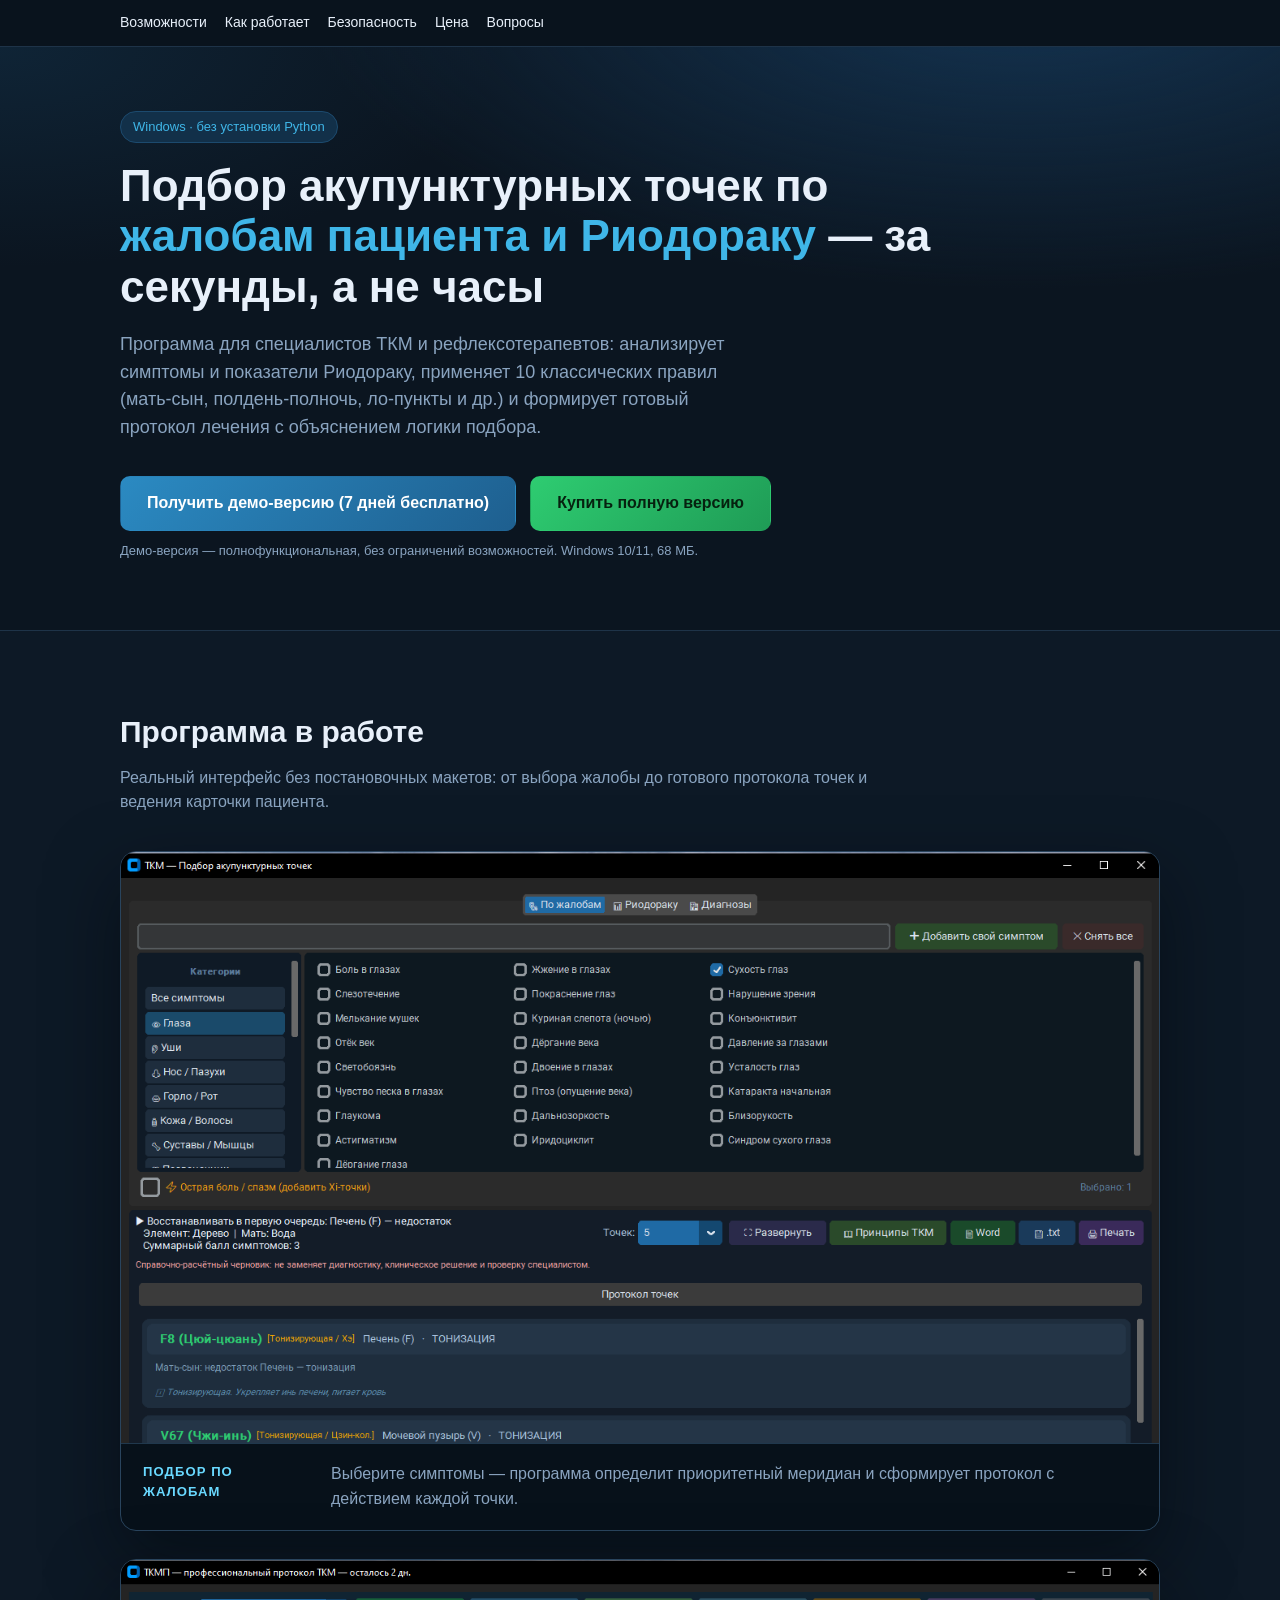
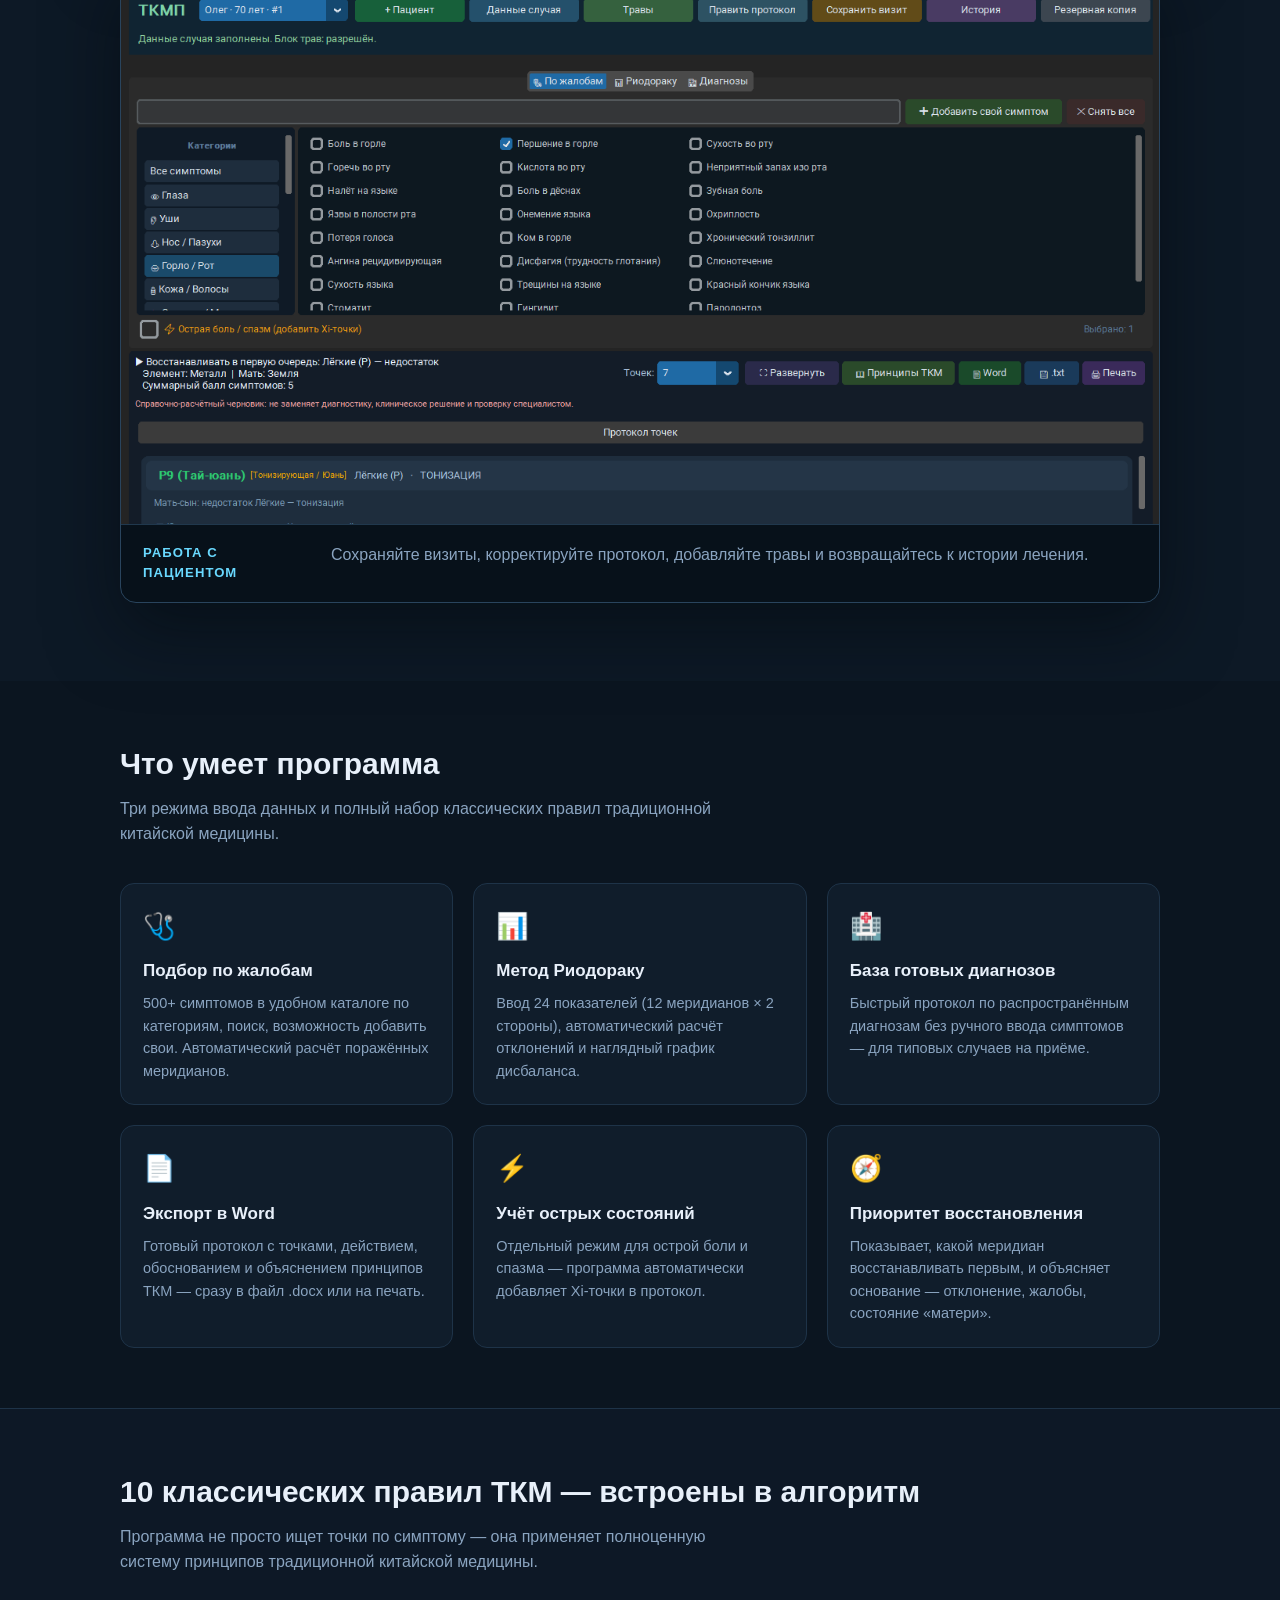
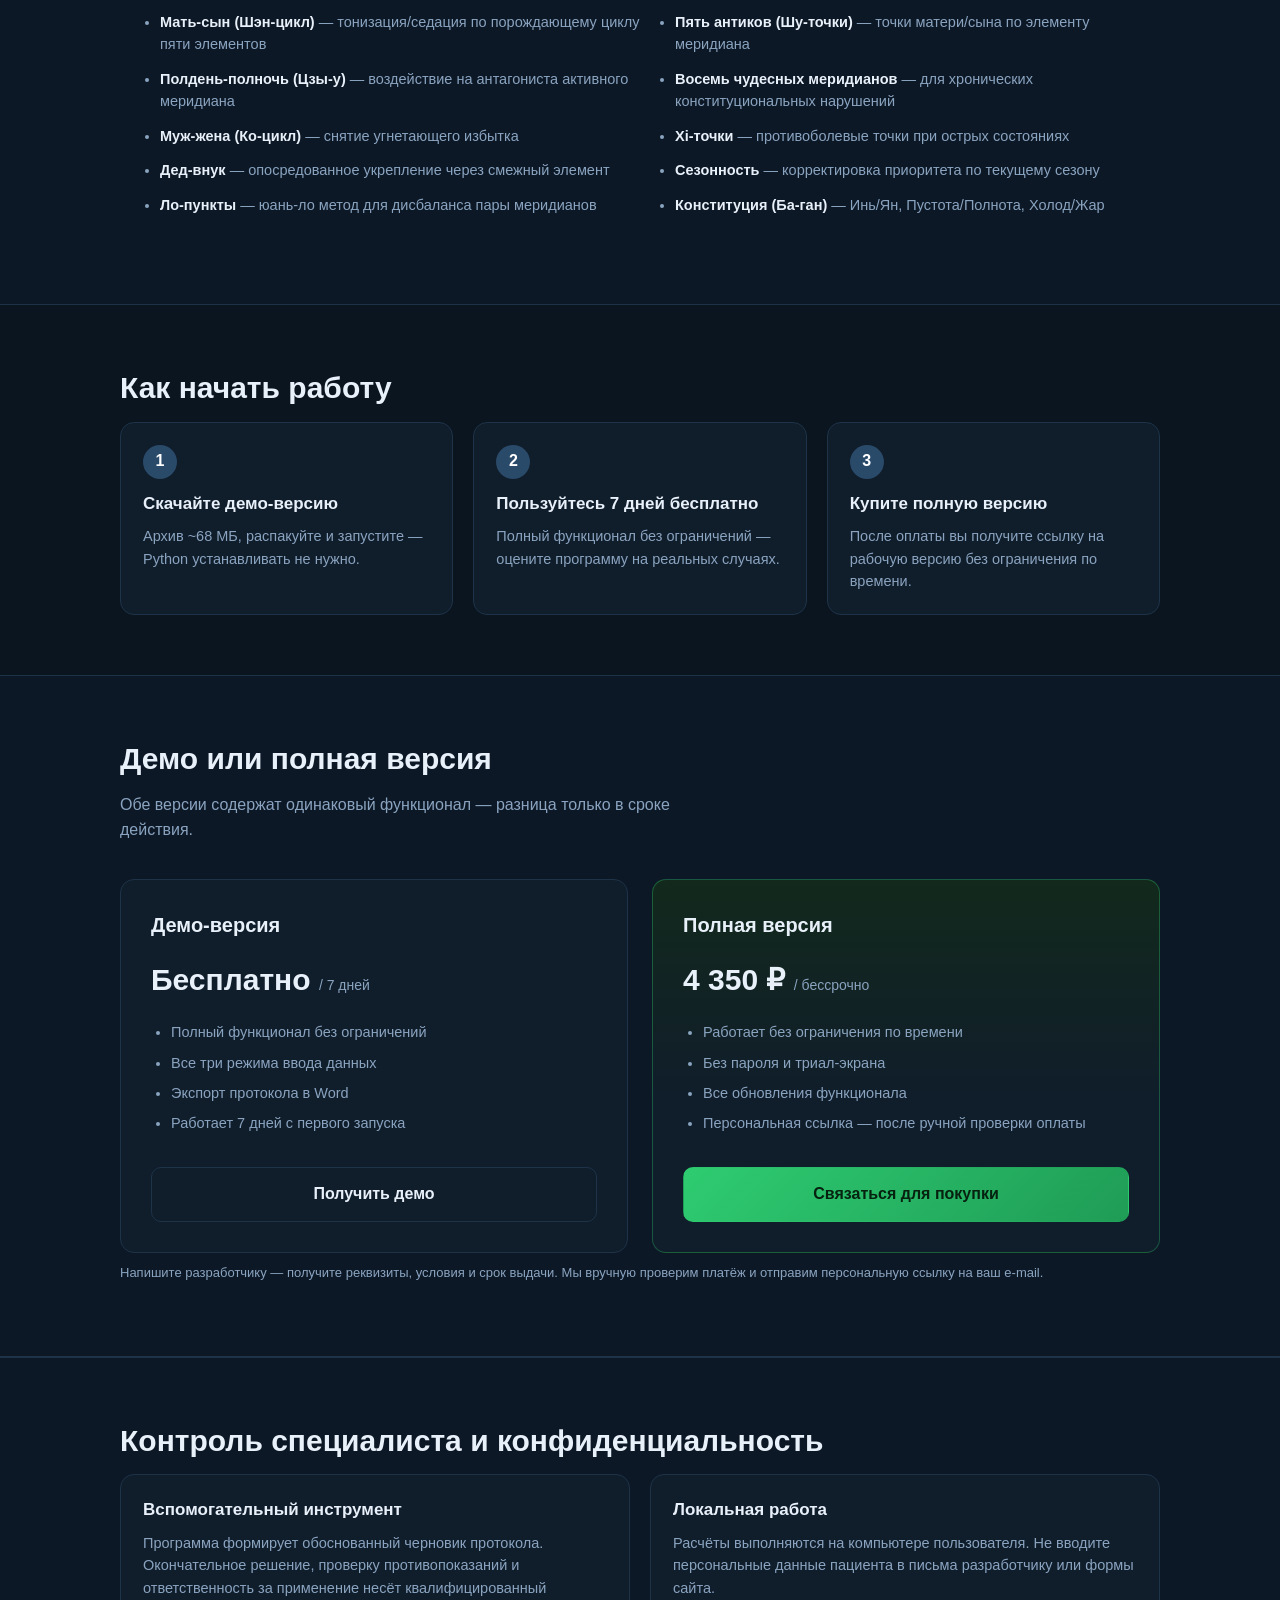
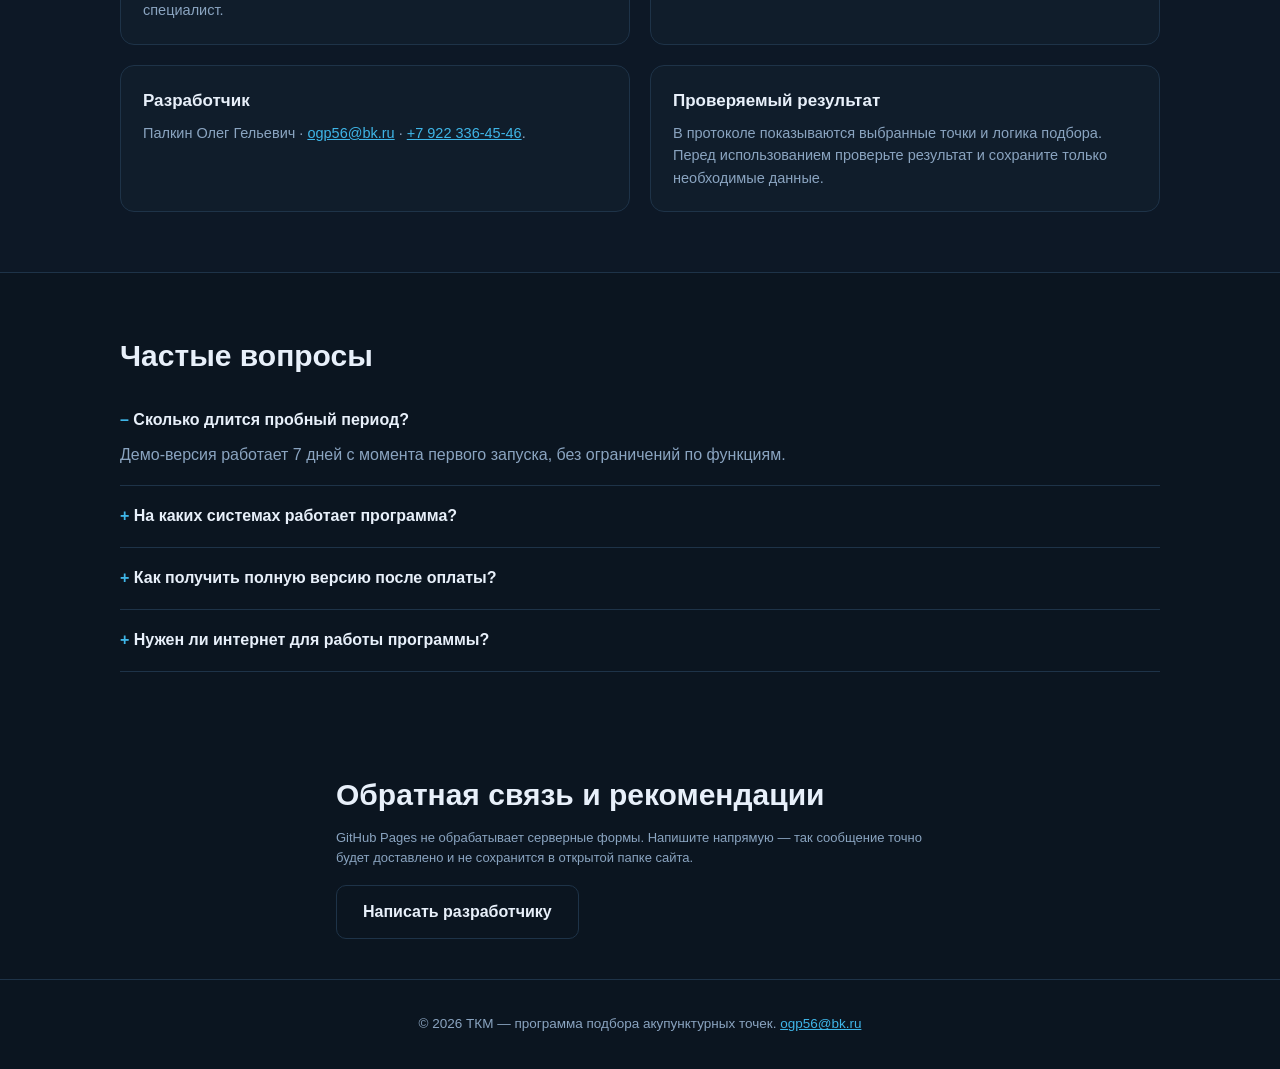
<file: landing/index.html>
<!DOCTYPE html>
<html lang="ru">
<head>
<meta charset="UTF-8">
<meta name="viewport" content="width=device-width, initial-scale=1.0">
<title>ТКМ — программа подбора акупунктурных точек для специалистов | Windows</title>
<meta name="description" content="Профессиональная программа для подбора акупунктурных точек по традиционной китайской медицине: анализ жалоб, метод Риодораку, 10 правил ТКМ, генерация протокола лечения в Word. Бесплатная демо-версия на 7 дней.">
<meta name="keywords" content="акупунктура программа, ТКМ софт, подбор точек акупунктуры, риодораку программа, меридианы программа, протокол иглоукалывания, традиционная китайская медицина, акупунктурные точки подбор, программа для рефлексотерапевта">
<meta name="author" content="ТКМ">
<link rel="canonical" href="https://oleg5603.github.io/tkm-acupuncture/">

<!-- Open Graph -->
<meta property="og:type" content="website">
<meta property="og:title" content="ТКМ — программа подбора акупунктурных точек">
<meta property="og:description" content="Анализ жалоб и Риодораку, 10 правил ТКМ, автогенерация протокола лечения. Демо-версия — 7 дней бесплатно.">
<meta property="og:image" content="https://oleg5603.github.io/tkm-acupuncture/assets/og-image.png">
<meta property="og:url" content="https://oleg5603.github.io/tkm-acupuncture/">
<meta property="og:locale" content="ru_RU">
<meta property="og:site_name" content="ТКМ">

<!-- Twitter Card -->
<meta name="twitter:card" content="summary_large_image">
<meta name="twitter:title" content="ТКМ — программа подбора акупунктурных точек">
<meta name="twitter:description" content="Анализ жалоб и Риодораку, 10 правил ТКМ, автогенерация протокола лечения. Демо-версия — 7 дней бесплатно.">
<meta name="twitter:image" content="https://oleg5603.github.io/tkm-acupuncture/assets/og-image.png">

<link rel="icon" type="image/png" href="assets/favicon-32.png">
<link rel="shortcut icon" href="assets/favicon.ico">

<!-- Structured data: SoftwareApplication -->
<script type="application/ld+json">
{
  "@context": "https://schema.org",
  "@type": "SoftwareApplication",
  "name": "ТКМ — Подбор акупунктурных точек",
  "operatingSystem": "Windows",
  "applicationCategory": "MedicalApplication",
  "description": "Программа для специалистов по традиционной китайской медицине: подбор акупунктурных точек по жалобам пациента и показателям Риодораку, применение классических правил ТКМ, генерация протокола лечения в Word.",
  "offers": {
    "@type": "Offer",
    "price": "0",
    "priceCurrency": "RUB",
    "description": "Бесплатная демо-версия, пробный период 7 дней"
  },
  "url": "https://oleg5603.github.io/tkm-acupuncture/",
  "inLanguage": "ru"
}
</script>

<!-- FAQ structured data -->
<script type="application/ld+json">
{
  "@context": "https://schema.org",
  "@type": "FAQPage",
  "mainEntity": [
    {
      "@type": "Question",
      "name": "Сколько длится пробный период?",
      "acceptedAnswer": { "@type": "Answer", "text": "Демо-версия работает 7 дней с момента первого запуска, без ограничений по функциям." }
    },
    {
      "@type": "Question",
      "name": "На каких системах работает программа?",
      "acceptedAnswer": { "@type": "Answer", "text": "Программа работает на Windows 10 и Windows 11, установка Python не требуется." }
    },
    {
      "@type": "Question",
      "name": "Как получить полную версию после оплаты?",
      "acceptedAnswer": { "@type": "Answer", "text": "После оплаты ссылка на скачивание рабочей версии без ограничений присылается вручную по указанным контактным данным." }
    }
  ]
}
</script>

<style>
  :root {
    --bg: #0b1520;
    --bg-card: #101d2b;
    --bg-card-alt: #14243570;
    --accent: #3fb6e8;
    --accent-soft: #2a4a6a;
    --text: #e8f0fa;
    --text-dim: #8aa4c0;
    --green: #2ecc71;
    --border: #1e3348;
    --radius: 14px;
  }
  * { box-sizing: border-box; }
  html { scroll-behavior: smooth; }
  body {
    margin: 0;
    font-family: -apple-system, "Segoe UI", Roboto, Arial, sans-serif;
    background: var(--bg);
    color: var(--text);
    line-height: 1.55;
  }
  a { color: var(--accent); }
  a:focus-visible, button:focus-visible, summary:focus-visible {
    outline: 3px solid #fff;
    outline-offset: 3px;
  }
  .skip-link { position: absolute; left: 12px; top: -60px; z-index: 2000; background: #fff; color: #07111b; padding: 10px 14px; border-radius: 8px; }
  .skip-link:focus { top: 12px; }
  .top-nav { border-bottom: 1px solid var(--border); background: #09131d; }
  .top-nav .wrap { display: flex; flex-wrap: wrap; gap: 18px; padding-top: 12px; padding-bottom: 12px; }
  .top-nav a { color: var(--text); text-decoration: none; font-size: 14px; }
  img { max-width: 100%; }
  .product-view { padding: 78px 0; background: #0d1926; }
  .product-view .sub { max-width: 760px; }
  .screen-gallery { display: grid; gap: 28px; margin-top: 34px; }
  .screen-shot { overflow: hidden; margin: 0; border: 1px solid #29445d; border-radius: 16px; background: #07111a; box-shadow: 0 28px 70px #02070c80; }
  .screen-shot img { display: block; width: 100%; height: auto; object-fit: contain; }
  .screen-shot figcaption { display: grid; grid-template-columns: 170px 1fr; gap: 18px; padding: 18px 22px; border-top: 1px solid #20384d; color: var(--text-dim); line-height: 1.55; }
  .screen-shot figcaption strong { color: #69d9ff; font-size: .82rem; letter-spacing: .08em; text-transform: uppercase; }
  @media (max-width: 640px) {
    .product-view { padding: 56px 0; }
    .screen-gallery { gap: 18px; }
    .screen-shot { border-radius: 10px; }
    .screen-shot figcaption { grid-template-columns: 1fr; gap: 5px; padding: 15px 17px; background: #0b1722; }
  }
  .wrap { max-width: 1080px; margin: 0 auto; padding: 0 20px; }

  header.hero {
    padding: 64px 0 56px;
    background:
      radial-gradient(1200px 500px at 80% -10%, #143452 0%, transparent 60%),
      radial-gradient(900px 400px at 0% 0%, #0f2436 0%, transparent 55%);
    border-bottom: 1px solid var(--border);
  }
  .badge {
    display: inline-block;
    font-size: 13px;
    color: var(--accent);
    background: #123049;
    border: 1px solid #1c4a6e;
    padding: 5px 12px;
    border-radius: 999px;
    margin-bottom: 18px;
  }
  h1 {
    font-size: clamp(28px, 4.4vw, 44px);
    line-height: 1.15;
    margin: 0 0 18px;
    max-width: 820px;
  }
  h1 span { color: var(--accent); }
  .lead {
    font-size: 18px;
    color: var(--text-dim);
    max-width: 640px;
    margin: 0 0 34px;
  }
  .cta-row { display: flex; flex-wrap: wrap; gap: 14px; align-items: center; }

  .btn {
    display: inline-flex;
    align-items: center;
    gap: 8px;
    padding: 14px 26px;
    border-radius: 10px;
    font-size: 16px;
    font-weight: 600;
    text-decoration: none;
    border: 1px solid transparent;
    cursor: pointer;
    transition: transform .12s ease, filter .12s ease;
  }
  .btn:hover { filter: brightness(1.08); transform: translateY(-1px); }
  .btn-demo {
    background: linear-gradient(135deg, #2b8ac2, #1e5f8f);
    color: #fff;
  }
  .btn-buy {
    background: linear-gradient(135deg, #2ecc71, #1f9c56);
    color: #06210f;
  }
  .btn-ghost {
    background: transparent;
    border-color: var(--border);
    color: var(--text);
  }
  .fine {
    font-size: 13px;
    color: var(--text-dim);
    margin-top: 10px;
  }
  .dl-badge {
    position: fixed;
    bottom: 12px;
    z-index: 40;
    font-size: 13px;
    font-weight: 600;
    color: var(--text-dim);
    background: var(--card, rgba(0,0,0,0.35));
    border: 1px solid var(--border);
    border-radius: 999px;
    padding: 4px 10px;
    min-width: 20px;
    text-align: center;
    pointer-events: none;
  }
  #dlCountDemo { left: 12px; }
  #dlCountFull { right: 12px; }

  section { padding: 60px 0; }
  section.alt { background: #0d1826; border-top: 1px solid var(--border); border-bottom: 1px solid var(--border); }
  h2 { font-size: clamp(22px, 3vw, 30px); margin: 0 0 10px; }
  .sub { color: var(--text-dim); margin: 0 0 36px; max-width: 620px; }

  .grid3 { display: grid; grid-template-columns: repeat(3, 1fr); gap: 20px; }
  .grid2 { display: grid; grid-template-columns: repeat(2, 1fr); gap: 20px; }
  @media (max-width: 820px) { .grid3, .grid2 { grid-template-columns: 1fr; } }

  .card {
    background: var(--bg-card);
    border: 1px solid var(--border);
    border-radius: var(--radius);
    padding: 22px;
  }
  .card h3 { margin: 0 0 8px; font-size: 17px; }
  .card p { margin: 0; color: var(--text-dim); font-size: 14.5px; }
  .card .icon { font-size: 26px; margin-bottom: 12px; display: block; }

  .rules-list { columns: 2; column-gap: 30px; }
  @media (max-width: 700px) { .rules-list { columns: 1; } }
  .rules-list li { break-inside: avoid; margin-bottom: 12px; color: var(--text-dim); font-size: 14.5px; }
  .rules-list li b { color: var(--text); }

  .pricing {
    display: grid;
    grid-template-columns: 1fr 1fr;
    gap: 24px;
  }
  @media (max-width: 820px) { .pricing { grid-template-columns: 1fr; } }
  .plan {
    background: var(--bg-card);
    border: 1px solid var(--border);
    border-radius: var(--radius);
    padding: 30px;
    display: flex;
    flex-direction: column;
  }
  .plan.highlight {
    border-color: #2ecc7155;
    background: linear-gradient(180deg, #12291c 0%, var(--bg-card) 60%);
  }
  .plan h3 { margin: 0 0 6px; font-size: 20px; }
  .plan .price { font-size: 30px; font-weight: 700; margin: 10px 0 18px; }
  .plan .price small { font-size: 14px; font-weight: 400; color: var(--text-dim); }
  .plan ul { padding-left: 20px; margin: 0 0 24px; color: var(--text-dim); font-size: 14.5px; }
  .plan ul li { margin-bottom: 8px; }
  .plan .btn { justify-content: center; margin-top: auto; }

  .faq-item {
    border-bottom: 1px solid var(--border);
    padding: 18px 0;
  }
  .faq-item summary {
    cursor: pointer;
    font-weight: 600;
    font-size: 16px;
    list-style: none;
  }
  .faq-item summary::-webkit-details-marker { display: none; }
  .faq-item summary::before { content: "+ "; color: var(--accent); }
  .faq-item[open] summary::before { content: "– "; }
  .faq-item p { color: var(--text-dim); margin: 10px 0 0; }

  footer {
    padding: 34px 0;
    border-top: 1px solid var(--border);
    color: var(--text-dim);
    font-size: 13.5px;
    text-align: center;
  }

  .steps { display: grid; grid-template-columns: repeat(3, 1fr); gap: 20px; }
  @media (max-width: 820px) { .steps { grid-template-columns: 1fr; } }
  .step-num {
    width: 34px; height: 34px; border-radius: 50%;
    background: var(--accent-soft); color: #fff;
    display: flex; align-items: center; justify-content: center;
    font-weight: 700; margin-bottom: 12px;
  }

  /* ── Модальные окна ── */
  .modal-overlay {
    display: none;
    position: fixed; inset: 0;
    background: rgba(4, 10, 18, 0.72);
    align-items: center; justify-content: center;
    z-index: 1000;
    padding: 20px;
  }
  .modal-overlay.open { display: flex; }
  .modal {
    background: var(--bg-card);
    border: 1px solid var(--border);
    border-radius: var(--radius);
    padding: 30px;
    width: 100%;
    max-width: 420px;
    text-align: center;
    box-shadow: 0 20px 60px rgba(0,0,0,0.5);
  }
  .modal h3 { margin: 0 0 10px; font-size: 20px; }
  .modal-text { color: var(--text-dim); font-size: 14.5px; margin: 0 0 16px; }
  .modal-input {
    width: 100%;
    padding: 12px 14px;
    border-radius: 8px;
    border: 1px solid var(--border);
    background: #0c1622;
    color: var(--text);
    font-size: 15px;
    margin-bottom: 6px;
  }
  .modal-input:focus { outline: none; border-color: var(--accent); }
  .modal-error {
    display: none;
    color: #e74c3c;
    font-size: 13px;
    text-align: left;
    margin: 0 0 10px;
  }
  .modal-error.show { display: block; }
  .modal-actions { display: flex; gap: 10px; justify-content: center; margin-top: 8px; }
  .card-number {
    font-family: "Consolas", monospace;
    font-size: 20px;
    letter-spacing: 1px;
    background: #0c1622;
    border: 1px solid var(--border);
    border-radius: 8px;
    padding: 12px;
    margin-bottom: 16px;
    user-select: all;
    cursor: pointer;
  }
  .spinner {
    width: 40px; height: 40px;
    border: 4px solid var(--border);
    border-top-color: var(--accent);
    border-radius: 50%;
    margin: 0 auto 18px;
    animation: spin 0.9s linear infinite;
  }
  @keyframes spin { to { transform: rotate(360deg); } }
  @media (prefers-reduced-motion: reduce) {
    html { scroll-behavior: auto; }
    *, *::before, *::after { animation-duration: .01ms !important; transition-duration: .01ms !important; }
  }
</style>
</head>
<body>

<a class="skip-link" href="#main">Перейти к содержанию</a>
<nav class="top-nav" aria-label="Основная навигация">
  <div class="wrap">
    <a href="#features">Возможности</a>
    <a href="#how">Как работает</a>
    <a href="#trust">Безопасность</a>
    <a href="#buy">Цена</a>
    <a href="#faq">Вопросы</a>
  </div>
</nav>
<main id="main">

<header class="hero">
  <div class="wrap">
    <span class="badge">Windows · без установки Python</span>
    <h1>Подбор акупунктурных точек по <span>жалобам пациента и Риодораку</span> — за секунды, а не часы</h1>
    <p class="lead">
      Программа для специалистов ТКМ и рефлексотерапевтов: анализирует симптомы и показатели
      Риодораку, применяет 10 классических правил (мать-сын, полдень-полночь, ло-пункты и др.)
      и формирует готовый протокол лечения с объяснением логики подбора.
    </p>
    <div class="cta-row">
      <a class="btn btn-demo" href="mailto:ogp56@bk.ru?subject=Получить%20демо%20ТКМ&body=Здравствуйте,%20пришлите,%20пожалуйста,%20демо-версию%20ТКМ.">
        Получить демо-версию (7 дней бесплатно)
      </a>
      <a class="btn btn-buy" href="#buy">
        Купить полную версию
      </a>
    </div>
    <p class="fine">Демо-версия — полнофункциональная, без ограничений возможностей. Windows 10/11, 68 МБ.</p>
  </div>
</header>

<section class="product-view" id="interface">
  <div class="wrap">
    <h2>Программа в работе</h2>
    <p class="sub">Реальный интерфейс без постановочных макетов: от выбора жалобы до готового протокола точек и ведения карточки пациента.</p>
    <div class="screen-gallery">
      <figure class="screen-shot">
        <img src="assets/tkm-symptom-selection.png" alt="Выбор жалобы и автоматический подбор акупунктурных точек в программе ТКМ" width="1279" height="728" loading="lazy">
        <figcaption><strong>Подбор по жалобам</strong><span>Выберите симптомы — программа определит приоритетный меридиан и сформирует протокол с действием каждой точки.</span></figcaption>
      </figure>
      <figure class="screen-shot">
        <img src="assets/tkmp-patient-protocol.png" alt="Карточка пациента и протокол акупунктурных точек в программе ТКМП" width="1326" height="721" loading="lazy">
        <figcaption><strong>Работа с пациентом</strong><span>Сохраняйте визиты, корректируйте протокол, добавляйте травы и возвращайтесь к истории лечения.</span></figcaption>
      </figure>
    </div>
  </div>
</section>

<section id="features">
  <div class="wrap">
    <h2>Что умеет программа</h2>
    <p class="sub">Три режима ввода данных и полный набор классических правил традиционной китайской медицины.</p>
    <div class="grid3">
      <div class="card">
        <span class="icon">🩺</span>
        <h3>Подбор по жалобам</h3>
        <p>500+ симптомов в удобном каталоге по категориям, поиск, возможность добавить свои. Автоматический расчёт поражённых меридианов.</p>
      </div>
      <div class="card">
        <span class="icon">📊</span>
        <h3>Метод Риодораку</h3>
        <p>Ввод 24 показателей (12 меридианов × 2 стороны), автоматический расчёт отклонений и наглядный график дисбаланса.</p>
      </div>
      <div class="card">
        <span class="icon">🏥</span>
        <h3>База готовых диагнозов</h3>
        <p>Быстрый протокол по распространённым диагнозам без ручного ввода симптомов — для типовых случаев на приёме.</p>
      </div>
      <div class="card">
        <span class="icon">📄</span>
        <h3>Экспорт в Word</h3>
        <p>Готовый протокол с точками, действием, обоснованием и объяснением принципов ТКМ — сразу в файл .docx или на печать.</p>
      </div>
      <div class="card">
        <span class="icon">⚡</span>
        <h3>Учёт острых состояний</h3>
        <p>Отдельный режим для острой боли и спазма — программа автоматически добавляет Xi-точки в протокол.</p>
      </div>
      <div class="card">
        <span class="icon">🧭</span>
        <h3>Приоритет восстановления</h3>
        <p>Показывает, какой меридиан восстанавливать первым, и объясняет основание — отклонение, жалобы, состояние «матери».</p>
      </div>
    </div>
  </div>
</section>

<section class="alt" id="rules">
  <div class="wrap">
    <h2>10 классических правил ТКМ — встроены в алгоритм</h2>
    <p class="sub">Программа не просто ищет точки по симптому — она применяет полноценную систему принципов традиционной китайской медицины.</p>
    <ul class="rules-list">
      <li><b>Мать-сын (Шэн-цикл)</b> — тонизация/седация по порождающему циклу пяти элементов</li>
      <li><b>Полдень-полночь (Цзы-у)</b> — воздействие на антагониста активного меридиана</li>
      <li><b>Муж-жена (Ко-цикл)</b> — снятие угнетающего избытка</li>
      <li><b>Дед-внук</b> — опосредованное укрепление через смежный элемент</li>
      <li><b>Ло-пункты</b> — юань-ло метод для дисбаланса пары меридианов</li>
      <li><b>Пять антиков (Шу-точки)</b> — точки матери/сына по элементу меридиана</li>
      <li><b>Восемь чудесных меридианов</b> — для хронических конституциональных нарушений</li>
      <li><b>Xi-точки</b> — противоболевые точки при острых состояниях</li>
      <li><b>Сезонность</b> — корректировка приоритета по текущему сезону</li>
      <li><b>Конституция (Ба-ган)</b> — Инь/Ян, Пустота/Полнота, Холод/Жар</li>
    </ul>
  </div>
</section>

<section id="how">
  <div class="wrap">
    <h2>Как начать работу</h2>
    <div class="steps">
      <div class="card">
        <div class="step-num">1</div>
        <h3>Скачайте демо-версию</h3>
        <p>Архив ~68 МБ, распакуйте и запустите — Python устанавливать не нужно.</p>
      </div>
      <div class="card">
        <div class="step-num">2</div>
        <h3>Пользуйтесь 7 дней бесплатно</h3>
        <p>Полный функционал без ограничений — оцените программу на реальных случаях.</p>
      </div>
      <div class="card">
        <div class="step-num">3</div>
        <h3>Купите полную версию</h3>
        <p>После оплаты вы получите ссылку на рабочую версию без ограничения по времени.</p>
      </div>
    </div>
  </div>
</section>

<section class="alt" id="buy">
  <div class="wrap">
    <h2>Демо или полная версия</h2>
    <p class="sub">Обе версии содержат одинаковый функционал — разница только в сроке действия.</p>
    <div class="pricing">
      <div class="plan">
        <h3>Демо-версия</h3>
        <div class="price">Бесплатно <small>/ 7 дней</small></div>
        <ul>
          <li>Полный функционал без ограничений</li>
          <li>Все три режима ввода данных</li>
          <li>Экспорт протокола в Word</li>
          <li>Работает 7 дней с первого запуска</li>
        </ul>
        <a class="btn btn-ghost" href="mailto:ogp56@bk.ru?subject=Получить%20демо%20ТКМ">Получить демо</a>
      </div>
      <div class="plan highlight">
        <h3>Полная версия</h3>
        <div class="price">4 350 ₽ <small>/ бессрочно</small></div>
        <ul>
          <li>Работает без ограничения по времени</li>
          <li>Без пароля и триал-экрана</li>
          <li>Все обновления функционала</li>
          <li>Персональная ссылка — после ручной проверки оплаты</li>
        </ul>
        <a class="btn btn-buy" href="mailto:ogp56@bk.ru?subject=Покупка%20ТКМ&body=Здравствуйте,%20хочу%20приобрести%20полную%20версию%20ТКМ.">Связаться для покупки</a>
      </div>
    </div>
    <p class="fine">
      Напишите разработчику — получите реквизиты, условия и срок выдачи. Мы вручную проверим платёж и отправим персональную ссылку на ваш e-mail.
    </p>
  </div>
</section>

<section class="alt" id="trust">
  <div class="wrap">
    <h2>Контроль специалиста и конфиденциальность</h2>
    <div class="grid2">
      <div class="card"><h3>Вспомогательный инструмент</h3><p>Программа формирует обоснованный черновик протокола. Окончательное решение, проверку противопоказаний и ответственность за применение несёт квалифицированный специалист.</p></div>
      <div class="card"><h3>Локальная работа</h3><p>Расчёты выполняются на компьютере пользователя. Не вводите персональные данные пациента в письма разработчику или формы сайта.</p></div>
      <div class="card"><h3>Разработчик</h3><p>Палкин Олег Гельевич · <a href="mailto:ogp56@bk.ru">ogp56@bk.ru</a> · <a href="tel:+79223364546">+7 922 336-45-46</a>.</p></div>
      <div class="card"><h3>Проверяемый результат</h3><p>В протоколе показываются выбранные точки и логика подбора. Перед использованием проверьте результат и сохраните только необходимые данные.</p></div>
    </div>
  </div>
</section>

<section id="faq">
  <div class="wrap">
    <h2>Частые вопросы</h2>
    <details class="faq-item" open>
      <summary>Сколько длится пробный период?</summary>
      <p>Демо-версия работает 7 дней с момента первого запуска, без ограничений по функциям.</p>
    </details>
    <details class="faq-item">
      <summary>На каких системах работает программа?</summary>
      <p>Программа работает на Windows 10 и Windows 11, установка Python не требуется — всё уже собрано в один пакет.</p>
    </details>
    <details class="faq-item">
      <summary>Как получить полную версию после оплаты?</summary>
      <p>После оплаты ссылка на скачивание рабочей версии без ограничений присылается вручную по указанным вами контактным данным.</p>
    </details>
    <details class="faq-item">
      <summary>Нужен ли интернет для работы программы?</summary>
      <p>Нет, программа работает полностью локально, интернет не требуется — все расчёты выполняются на вашем компьютере.</p>
    </details>
  </div>
</section>

<section class="wrap" id="feedback" style="max-width:640px; margin:0 auto; padding:40px 16px;">
  <h2>Обратная связь и рекомендации</h2>
  <p class="fine" style="margin-bottom:16px;">GitHub Pages не обрабатывает серверные формы. Напишите напрямую — так сообщение точно будет доставлено и не сохранится в открытой папке сайта.</p>
  <a class="btn btn-ghost" href="mailto:ogp56@bk.ru?subject=Обратная%20связь%20по%20ТКМ">Написать разработчику</a>
</section>

</main>

<footer>
  <div class="wrap">
    © <span id="year"></span> ТКМ — программа подбора акупунктурных точек. <a href="mailto:ogp56@bk.ru">ogp56@bk.ru</a>
  </div>
</footer>

<script>
document.getElementById('year').textContent = new Date().getFullYear();

</script>
</body>
</html>
</file>
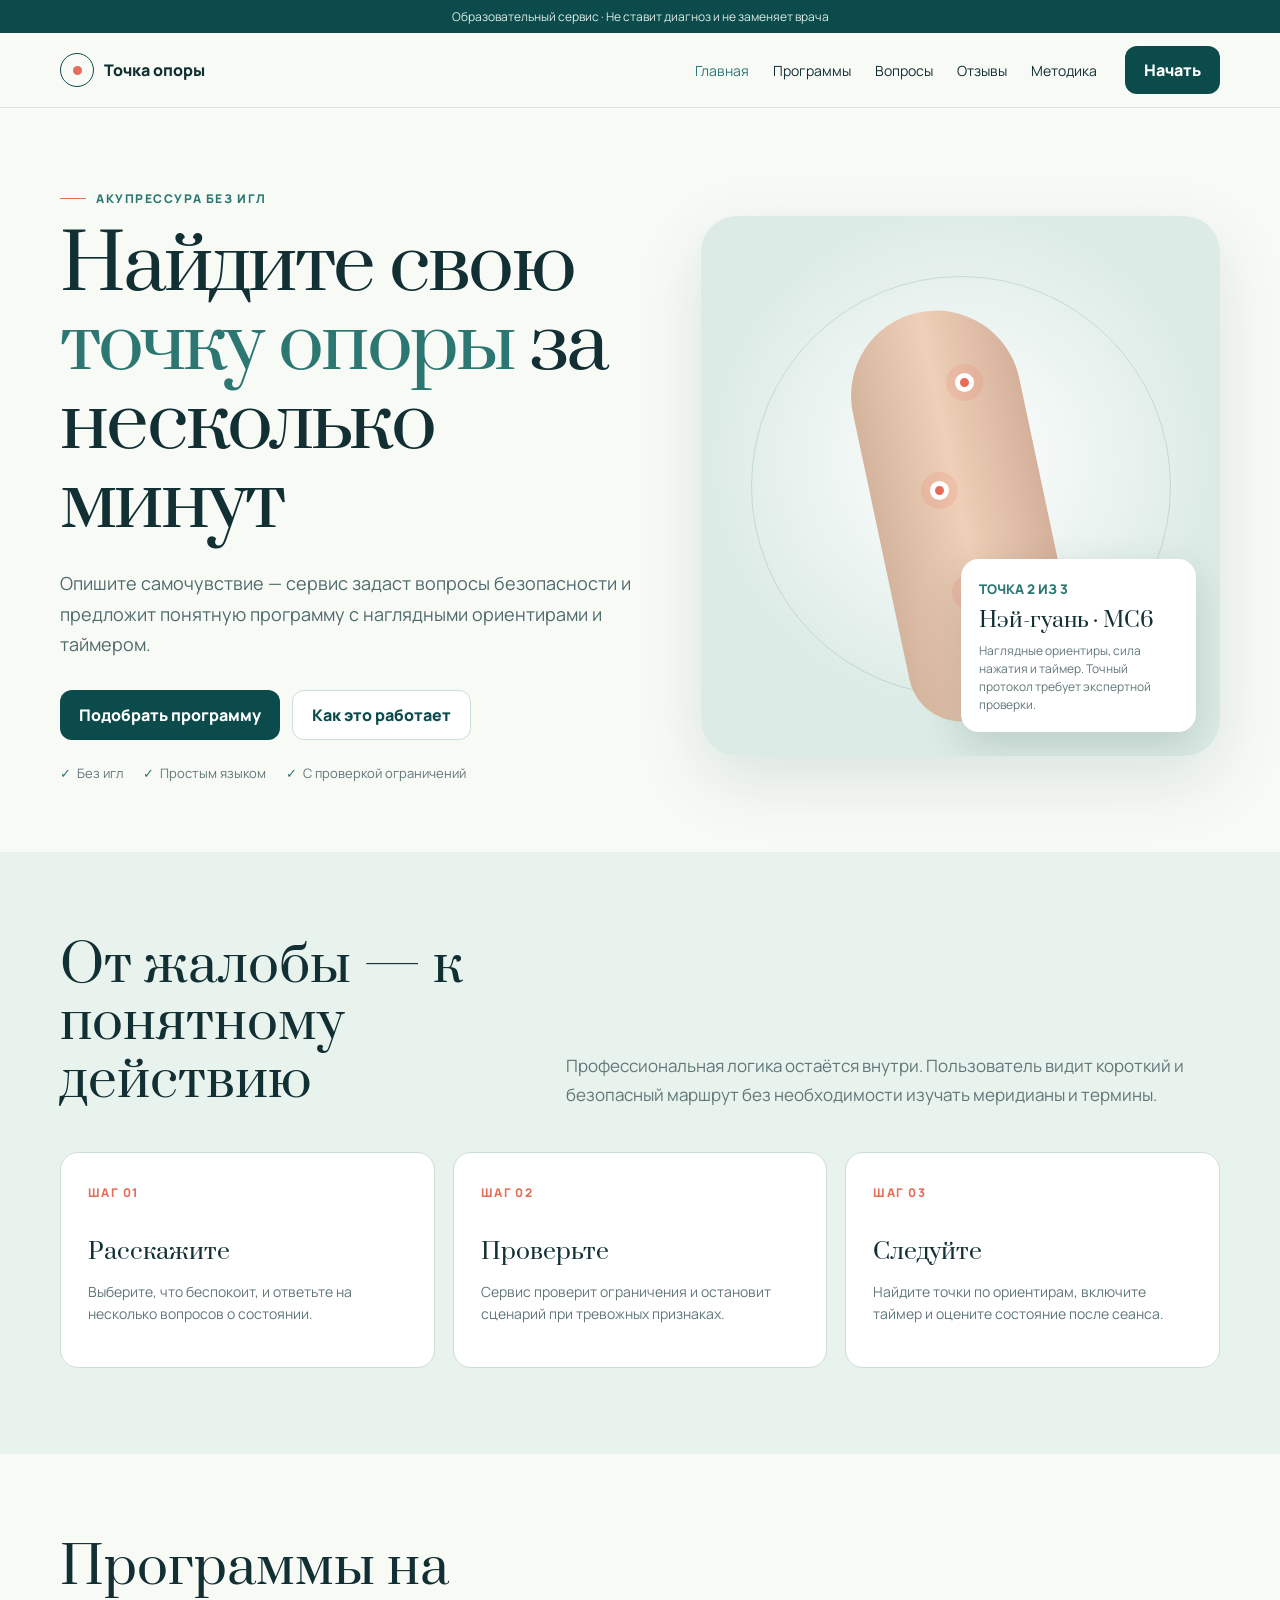
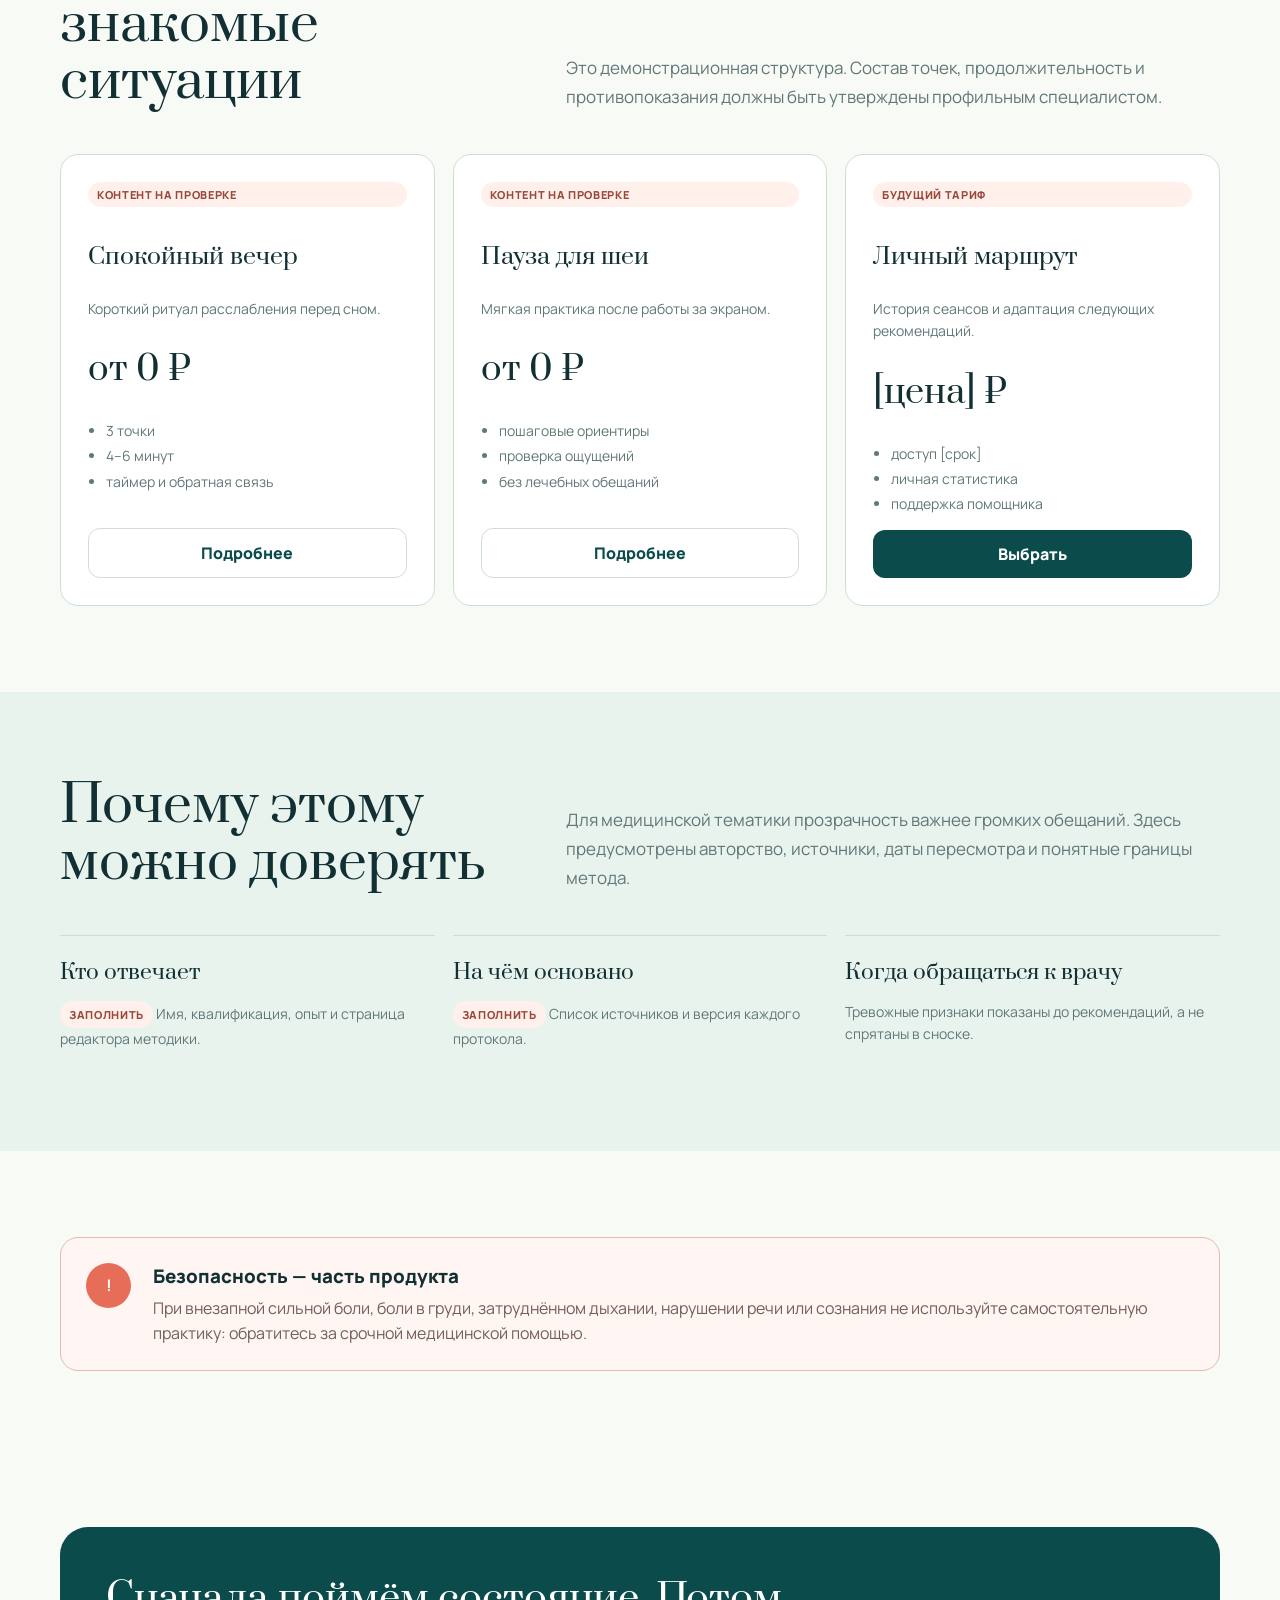
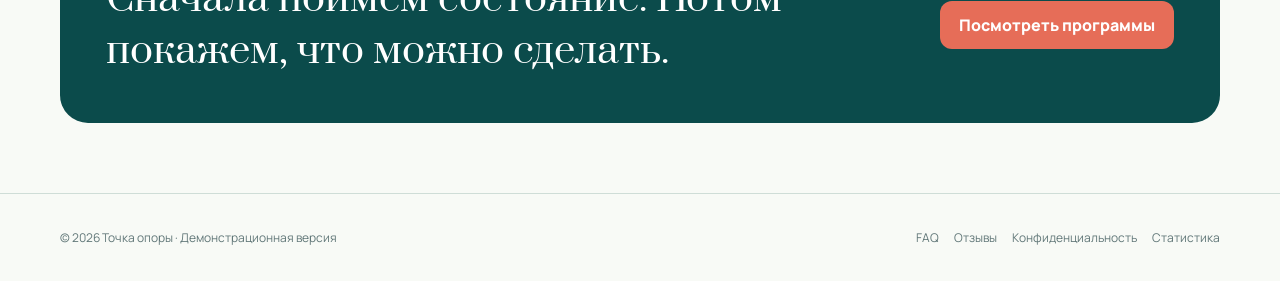
<file: site/index.html>
<!doctype html><html lang="ru"><head><meta charset="utf-8"><meta name="viewport" content="width=device-width,initial-scale=1"><title>Точка опоры — подбор точек акупрессуры для дома</title><meta name="description" content="Понятные программы акупрессуры без игл: вопросы безопасности, наглядные ориентиры точек и таймер сеанса."><link rel="canonical" href="https://ВАШ-ДОМЕН.РФ/"><meta property="og:title" content="Точка опоры — акупрессура понятным языком"><meta property="og:description" content="Наглядный подбор программ для самостоятельной акупрессуры без игл."><meta property="og:type" content="website"><link rel="preconnect" href="https://fonts.googleapis.com"><link rel="preconnect" href="https://fonts.gstatic.com" crossorigin><link href="https://fonts.googleapis.com/css2?family=Manrope:wght@400;600;700;800&family=Prata&display=swap" rel="stylesheet"><link rel="stylesheet" href="assets/styles.css"><script type="application/ld+json">{"@context":"https://schema.org","@type":"WebSite","name":"Точка опоры","url":"https://ВАШ-ДОМЕН.РФ/","description":"Образовательный сервис по безопасной самостоятельной акупрессуре без игл."}</script></head><body><a class="skip" href="#content">К содержанию</a><div class="topnote">Образовательный сервис · Не ставит диагноз и не заменяет врача</div>
<header class="site-header"><div class="wrap nav"><a class="brand" href="index.html"><span class="mark"></span>Точка опоры</a><button class="menu" aria-label="Открыть меню">☰</button><nav class="links"><a aria-current="page" href="index.html">Главная</a><a href="programs.html">Программы</a><a href="faq.html">Вопросы</a><a href="reviews.html">Отзывы</a><a href="about.html">Методика</a></nav><a class="btn" data-track="header_start" href="payment.html">Начать</a></div></header>
<main id="content"><section class="hero"><div class="wrap hero-grid"><div><div class="eyebrow">Акупрессура без игл</div><h1>Найдите свою <em>точку опоры</em> за несколько минут</h1><p class="lead">Опишите самочувствие — сервис задаст вопросы безопасности и предложит понятную программу с наглядными ориентирами и таймером.</p><div class="actions"><a class="btn" data-track="hero_start" href="programs.html">Подобрать программу</a><a class="btn light" href="#how">Как это работает</a></div><div class="trust"><span>Без игл</span><span>Простым языком</span><span>С проверкой ограничений</span></div></div><div class="atlas" aria-label="Схема расположения точек на руке"><div class="orbit"></div><div class="arm"></div><i class="point one"></i><i class="point two"></i><i class="point three"></i><div class="atlas-card"><small>ТОЧКА 2 ИЗ 3</small><strong>Нэй-гуань · MC6</strong><p>Наглядные ориентиры, сила нажатия и таймер. Точный протокол требует экспертной проверки.</p></div></div></div></section>
<section class="section tint" id="how"><div class="wrap"><div class="section-head"><h2>От жалобы — к понятному действию</h2><p>Профессиональная логика остаётся внутри. Пользователь видит короткий и безопасный маршрут без необходимости изучать меридианы и термины.</p></div><div class="grid3"><article class="card"><span class="num">ШАГ 01</span><h3>Расскажите</h3><p>Выберите, что беспокоит, и ответьте на несколько вопросов о состоянии.</p></article><article class="card"><span class="num">ШАГ 02</span><h3>Проверьте</h3><p>Сервис проверит ограничения и остановит сценарий при тревожных признаках.</p></article><article class="card"><span class="num">ШАГ 03</span><h3>Следуйте</h3><p>Найдите точки по ориентирам, включите таймер и оцените состояние после сеанса.</p></article></div></div></section>
<section class="section"><div class="wrap"><div class="section-head"><h2>Программы на знакомые ситуации</h2><p>Это демонстрационная структура. Состав точек, продолжительность и противопоказания должны быть утверждены профильным специалистом.</p></div><div class="grid3"><article class="card program"><span class="placeholder">Контент на проверке</span><h3>Спокойный вечер</h3><p>Короткий ритуал расслабления перед сном.</p><div class="price">от 0 ₽</div><ul><li>3 точки</li><li>4–6 минут</li><li>таймер и обратная связь</li></ul><a class="btn light" href="programs.html">Подробнее</a></article><article class="card program"><span class="placeholder">Контент на проверке</span><h3>Пауза для шеи</h3><p>Мягкая практика после работы за экраном.</p><div class="price">от 0 ₽</div><ul><li>пошаговые ориентиры</li><li>проверка ощущений</li><li>без лечебных обещаний</li></ul><a class="btn light" href="programs.html">Подробнее</a></article><article class="card program"><span class="placeholder">Будущий тариф</span><h3>Личный маршрут</h3><p>История сеансов и адаптация следующих рекомендаций.</p><div class="price">[цена] ₽</div><ul><li>доступ [срок]</li><li>личная статистика</li><li>поддержка помощника</li></ul><a class="btn" href="payment.html">Выбрать</a></article></div></div></section>
<section class="section tint"><div class="wrap"><div class="section-head"><h2>Почему этому можно доверять</h2><p>Для медицинской тематики прозрачность важнее громких обещаний. Здесь предусмотрены авторство, источники, даты пересмотра и понятные границы метода.</p></div><div class="grid3"><div class="feature"><h3>Кто отвечает</h3><p><span class="placeholder">Заполнить</span> Имя, квалификация, опыт и страница редактора методики.</p></div><div class="feature"><h3>На чём основано</h3><p><span class="placeholder">Заполнить</span> Список источников и версия каждого протокола.</p></div><div class="feature"><h3>Когда обращаться к врачу</h3><p>Тревожные признаки показаны до рекомендаций, а не спрятаны в сноске.</p></div></div></div></section>
<section class="section"><div class="wrap warning"><b>!</b><div><h3>Безопасность — часть продукта</h3><p>При внезапной сильной боли, боли в груди, затруднённом дыхании, нарушении речи или сознания не используйте самостоятельную практику: обратитесь за срочной медицинской помощью.</p></div></div></section><section class="cta"><div class="wrap cta-box"><h2>Сначала поймём состояние. Потом покажем, что можно сделать.</h2><a class="btn coral" href="programs.html">Посмотреть программы</a></div></section></main>
<footer><div class="wrap foot"><span>© 2026 Точка опоры · Демонстрационная версия</span><nav><a href="faq.html">FAQ</a><a href="reviews.html">Отзывы</a><a href="privacy.html">Конфиденциальность</a><a href="stats.html">Статистика</a></nav></div></footer><script src="assets/app.js" defer></script></body></html>
</file>
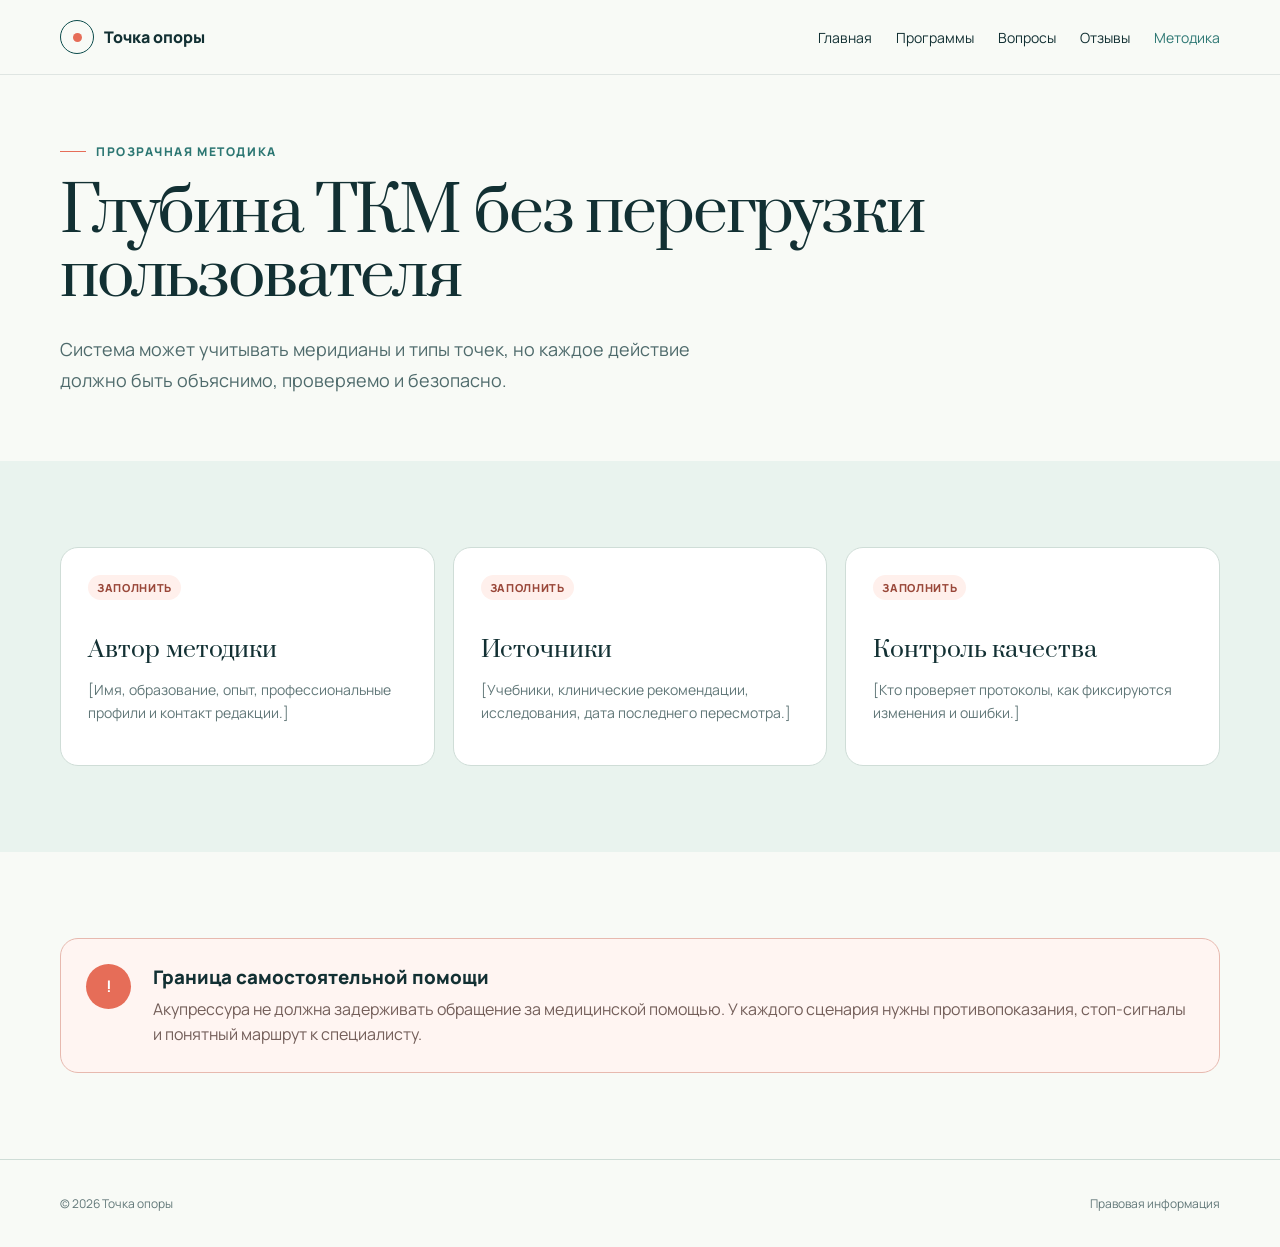
<file: site/about.html>
<!doctype html><html lang="ru"><head><meta charset="utf-8"><meta name="viewport" content="width=device-width,initial-scale=1"><title>Методика и безопасность — Точка опоры</title><meta name="description" content="Принципы методики, авторство и границы самостоятельной акупрессуры."><link rel="stylesheet" href="assets/styles.css"><link href="https://fonts.googleapis.com/css2?family=Manrope:wght@400;600;700;800&family=Prata&display=swap" rel="stylesheet"></head><body><header class="site-header"><div class="wrap nav"><a class="brand" href="index.html"><span class="mark"></span>Точка опоры</a><nav class="links"><a href="index.html">Главная</a><a href="programs.html">Программы</a><a href="faq.html">Вопросы</a><a href="reviews.html">Отзывы</a><a aria-current="page" href="about.html">Методика</a></nav></div></header><main><section class="page-hero"><div class="wrap"><div class="eyebrow">Прозрачная методика</div><h1>Глубина ТКМ без перегрузки пользователя</h1><p class="lead">Система может учитывать меридианы и типы точек, но каждое действие должно быть объяснимо, проверяемо и безопасно.</p></div></section><section class="section tint"><div class="wrap grid3"><article class="card"><span class="placeholder">Заполнить</span><h3>Автор методики</h3><p>[Имя, образование, опыт, профессиональные профили и контакт редакции.]</p></article><article class="card"><span class="placeholder">Заполнить</span><h3>Источники</h3><p>[Учебники, клинические рекомендации, исследования, дата последнего пересмотра.]</p></article><article class="card"><span class="placeholder">Заполнить</span><h3>Контроль качества</h3><p>[Кто проверяет протоколы, как фиксируются изменения и ошибки.]</p></article></div></section><section class="section"><div class="wrap warning"><b>!</b><div><h3>Граница самостоятельной помощи</h3><p>Акупрессура не должна задерживать обращение за медицинской помощью. У каждого сценария нужны противопоказания, стоп-сигналы и понятный маршрут к специалисту.</p></div></div></section></main><footer><div class="wrap foot"><span>© 2026 Точка опоры</span><a href="privacy.html">Правовая информация</a></div></footer><script src="assets/app.js" defer></script></body></html>
</file>
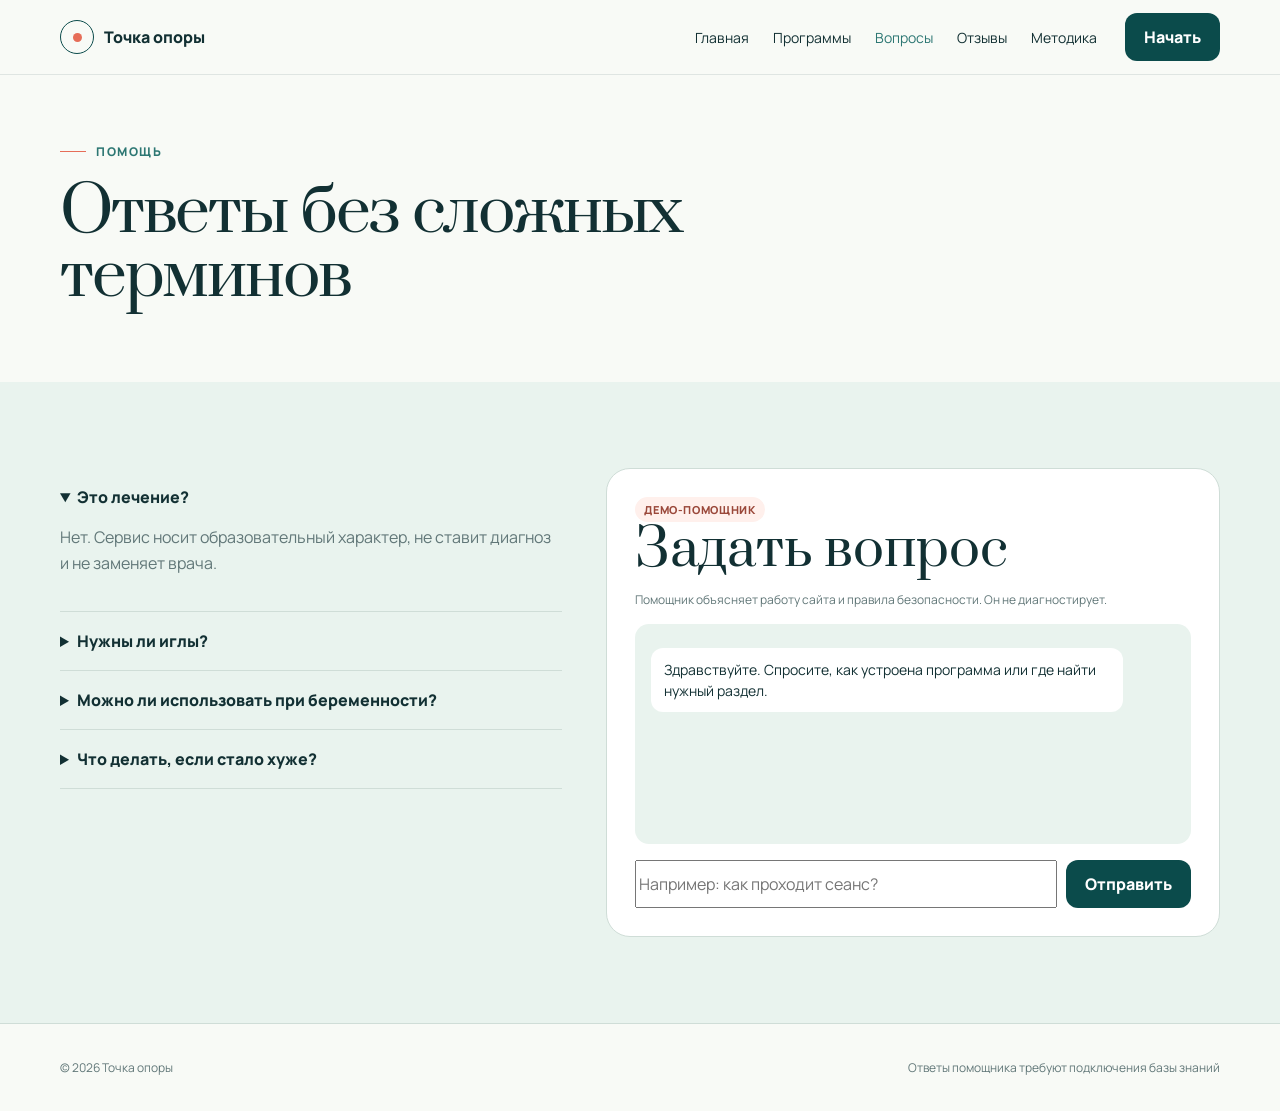
<file: site/faq.html>
<!doctype html><html lang="ru"><head><meta charset="utf-8"><meta name="viewport" content="width=device-width,initial-scale=1"><title>Вопросы и помощник — Точка опоры</title><meta name="description" content="Ответы о безопасности акупрессуры и демонстрационный помощник."><link rel="stylesheet" href="assets/styles.css"><link href="https://fonts.googleapis.com/css2?family=Manrope:wght@400;600;700;800&family=Prata&display=swap" rel="stylesheet"><script type="application/ld+json">{"@context":"https://schema.org","@type":"FAQPage","mainEntity":[{"@type":"Question","name":"Это лечение?","acceptedAnswer":{"@type":"Answer","text":"Нет. Сервис носит образовательный характер и не заменяет консультацию врача."}},{"@type":"Question","name":"Нужны ли иглы?","acceptedAnswer":{"@type":"Answer","text":"Нет. В демонстрационных программах используется только мягкое надавливание пальцами."}}]}</script></head><body><header class="site-header"><div class="wrap nav"><a class="brand" href="index.html"><span class="mark"></span>Точка опоры</a><nav class="links"><a href="index.html">Главная</a><a href="programs.html">Программы</a><a aria-current="page" href="faq.html">Вопросы</a><a href="reviews.html">Отзывы</a><a href="about.html">Методика</a></nav><a class="btn" href="payment.html">Начать</a></div></header><main><section class="page-hero"><div class="wrap"><div class="eyebrow">Помощь</div><h1>Ответы без сложных терминов</h1></div></section><section class="section tint"><div class="wrap faq"><div class="accordion"><details open><summary>Это лечение?</summary><p>Нет. Сервис носит образовательный характер, не ставит диагноз и не заменяет врача.</p></details><details><summary>Нужны ли иглы?</summary><p>Нет. Предусмотрена только мягкая акупрессура пальцами.</p></details><details><summary>Можно ли использовать при беременности?</summary><p>Нужна отдельная проверка ограничений и согласование со специалистом. До экспертного наполнения такие сценарии заблокированы.</p></details><details><summary>Что делать, если стало хуже?</summary><p>Остановить практику. При выраженных или тревожных симптомах обратиться за медицинской помощью.</p></details></div><aside class="agent"><span class="placeholder">Демо-помощник</span><h2>Задать вопрос</h2><p class="small">Помощник объясняет работу сайта и правила безопасности. Он не диагностирует.</p><div class="agent-log" id="agentLog" aria-live="polite"><div class="bubble">Здравствуйте. Спросите, как устроена программа или где найти нужный раздел.</div></div><form class="agent-form" id="agentForm"><label class="skip" for="agentQuestion">Ваш вопрос</label><input id="agentQuestion" placeholder="Например: как проходит сеанс?" required><button class="btn" type="submit">Отправить</button></form></aside></div></section></main><footer><div class="wrap foot"><span>© 2026 Точка опоры</span><span>Ответы помощника требуют подключения базы знаний</span></div></footer><script src="assets/app.js" defer></script></body></html>
</file>
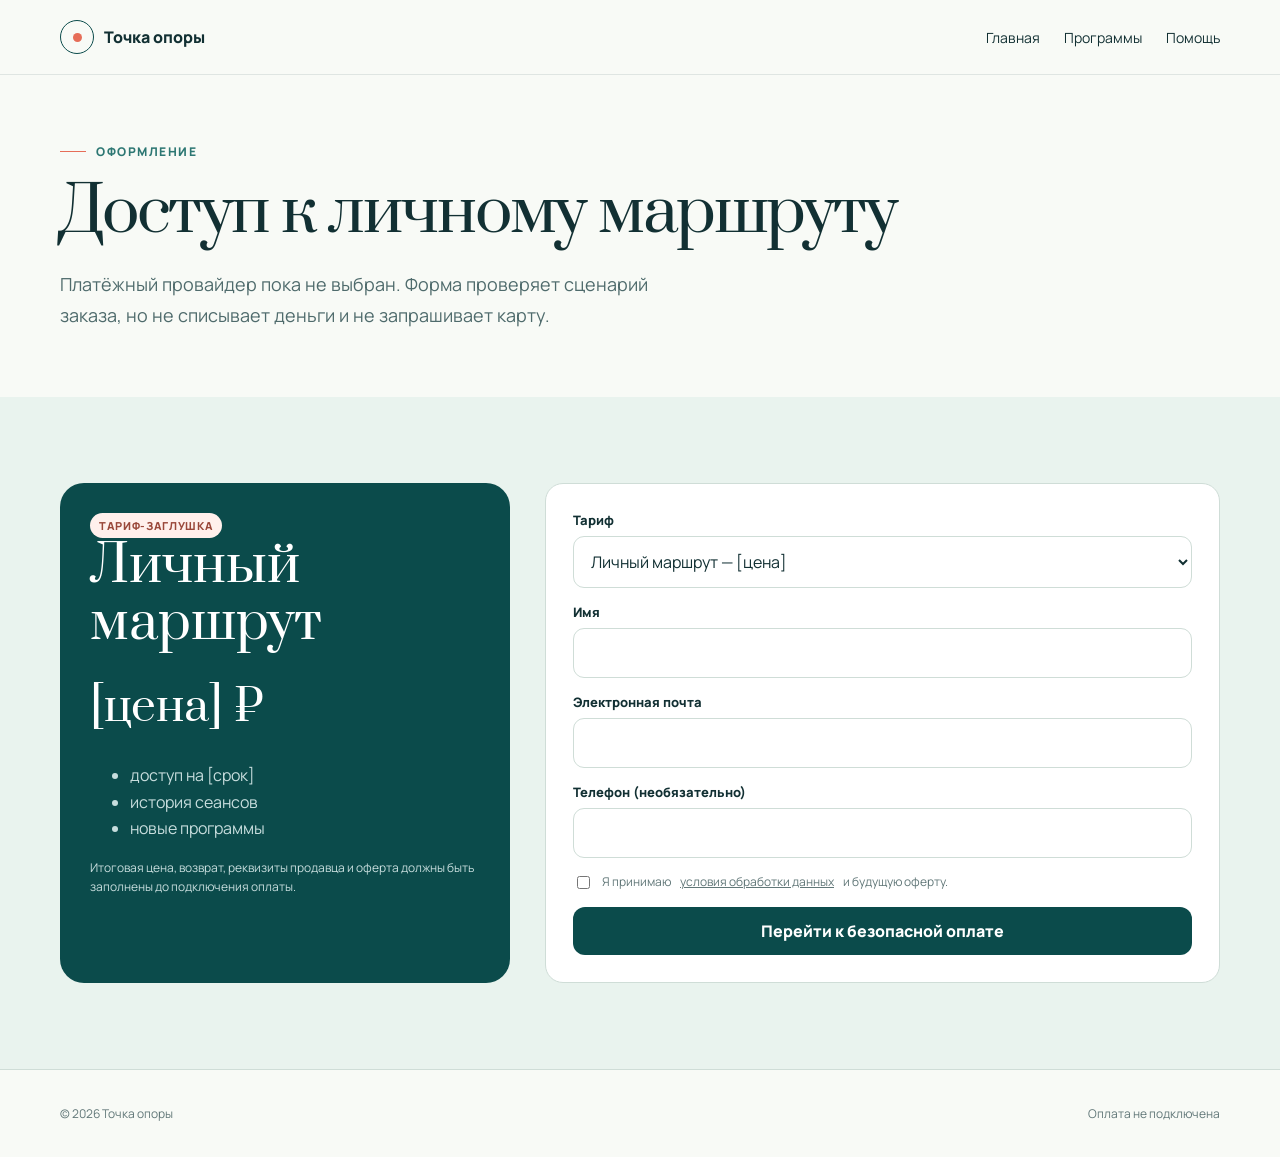
<file: site/payment.html>
<!doctype html><html lang="ru"><head><meta charset="utf-8"><meta name="viewport" content="width=device-width,initial-scale=1"><title>Оплата доступа — Точка опоры</title><meta name="robots" content="noindex"><link rel="stylesheet" href="assets/styles.css"><link href="https://fonts.googleapis.com/css2?family=Manrope:wght@400;600;700;800&family=Prata&display=swap" rel="stylesheet"></head><body><header class="site-header"><div class="wrap nav"><a class="brand" href="index.html"><span class="mark"></span>Точка опоры</a><nav class="links"><a href="index.html">Главная</a><a href="programs.html">Программы</a><a href="faq.html">Помощь</a></nav></div></header><main><section class="page-hero"><div class="wrap"><div class="eyebrow">Оформление</div><h1>Доступ к личному маршруту</h1><p class="lead">Платёжный провайдер пока не выбран. Форма проверяет сценарий заказа, но не списывает деньги и не запрашивает карту.</p></div></section><section class="section tint"><div class="wrap payment-grid"><aside class="summary"><span class="placeholder">Тариф-заглушка</span><h2>Личный маршрут</h2><div class="total">[цена] ₽</div><ul><li>доступ на [срок]</li><li>история сеансов</li><li>новые программы</li></ul><p class="small">Итоговая цена, возврат, реквизиты продавца и оферта должны быть заполнены до подключения оплаты.</p></aside><form class="form card" id="paymentForm"><div class="field"><label for="plan">Тариф</label><select id="plan"><option>Личный маршрут — [цена]</option><option>Пробный доступ — [условия]</option></select></div><div class="field"><label for="name">Имя</label><input id="name" autocomplete="name" required></div><div class="field"><label for="email">Электронная почта</label><input id="email" type="email" autocomplete="email" required></div><div class="field"><label for="phone">Телефон (необязательно)</label><input id="phone" type="tel" autocomplete="tel"></div><label class="check"><input type="checkbox" required>Я принимаю <a href="privacy.html"><u>условия обработки данных</u></a> и будущую оферту.</label><button class="btn" type="submit">Перейти к безопасной оплате</button><div class="notice" id="paymentMessage" hidden>Демонстрация завершена. Платёж не создан, данные никуда не отправлены.</div></form></div></section></main><footer><div class="wrap foot"><span>© 2026 Точка опоры</span><span>Оплата не подключена</span></div></footer><script src="assets/app.js" defer></script></body></html>
</file>
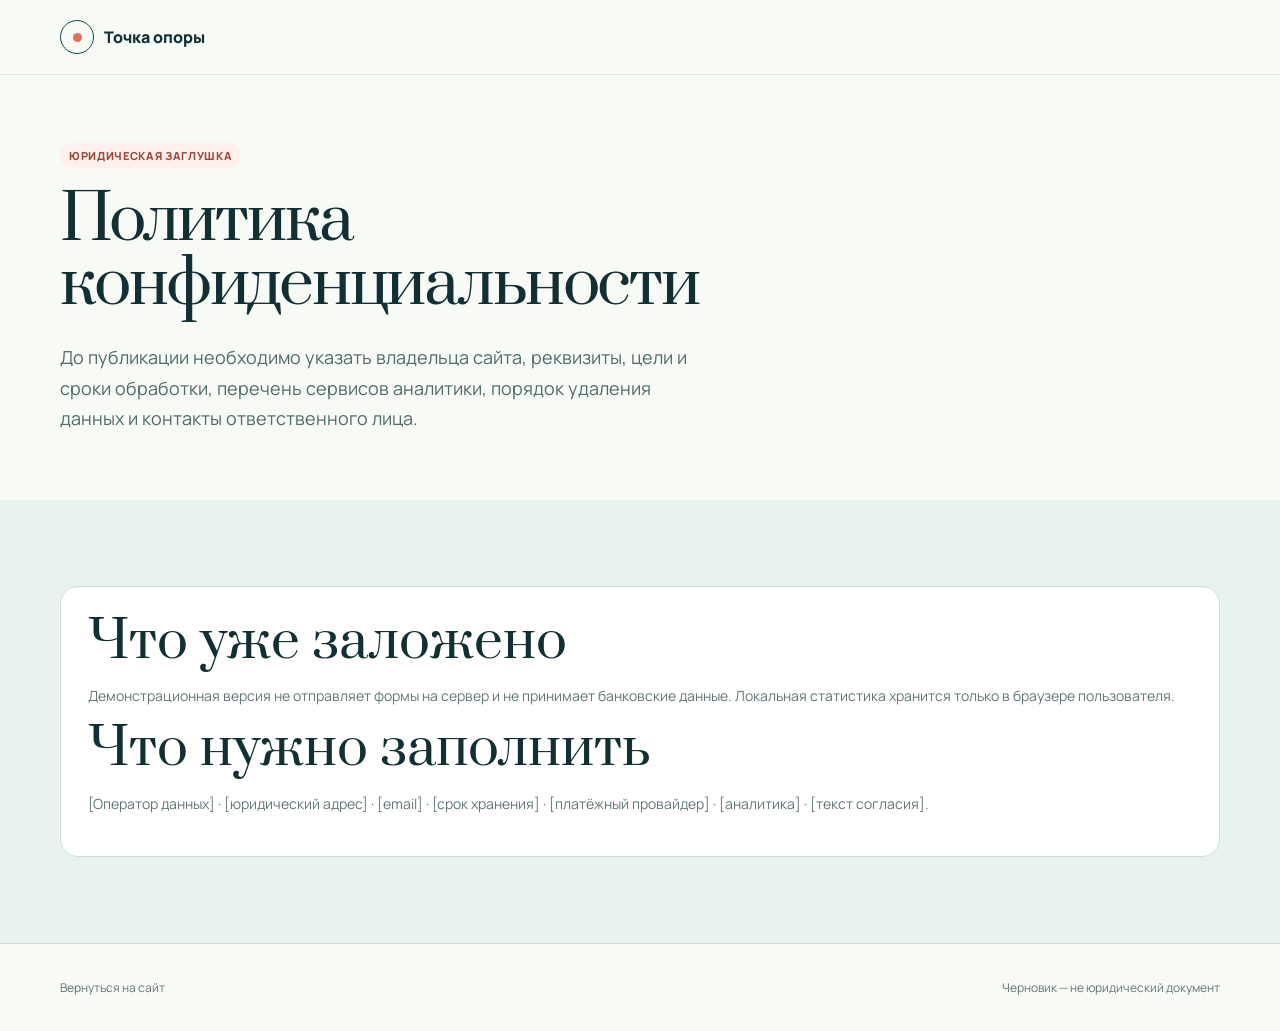
<file: site/privacy.html>
<!doctype html><html lang="ru"><head><meta charset="utf-8"><meta name="viewport" content="width=device-width,initial-scale=1"><title>Конфиденциальность — Точка опоры</title><meta name="robots" content="noindex"><link rel="stylesheet" href="assets/styles.css"><link href="https://fonts.googleapis.com/css2?family=Manrope:wght@400;600;700;800&family=Prata&display=swap" rel="stylesheet"></head><body><header class="site-header"><div class="wrap nav"><a class="brand" href="index.html"><span class="mark"></span>Точка опоры</a></div></header><main><section class="page-hero"><div class="wrap"><span class="placeholder">Юридическая заглушка</span><h1>Политика конфиденциальности</h1><p class="lead">До публикации необходимо указать владельца сайта, реквизиты, цели и сроки обработки, перечень сервисов аналитики, порядок удаления данных и контакты ответственного лица.</p></div></section><section class="section tint"><div class="wrap card"><h2>Что уже заложено</h2><p>Демонстрационная версия не отправляет формы на сервер и не принимает банковские данные. Локальная статистика хранится только в браузере пользователя.</p><h2>Что нужно заполнить</h2><p>[Оператор данных] · [юридический адрес] · [email] · [срок хранения] · [платёжный провайдер] · [аналитика] · [текст согласия].</p></div></section></main><footer><div class="wrap foot"><a href="index.html">Вернуться на сайт</a><span>Черновик — не юридический документ</span></div></footer></body></html>
</file>
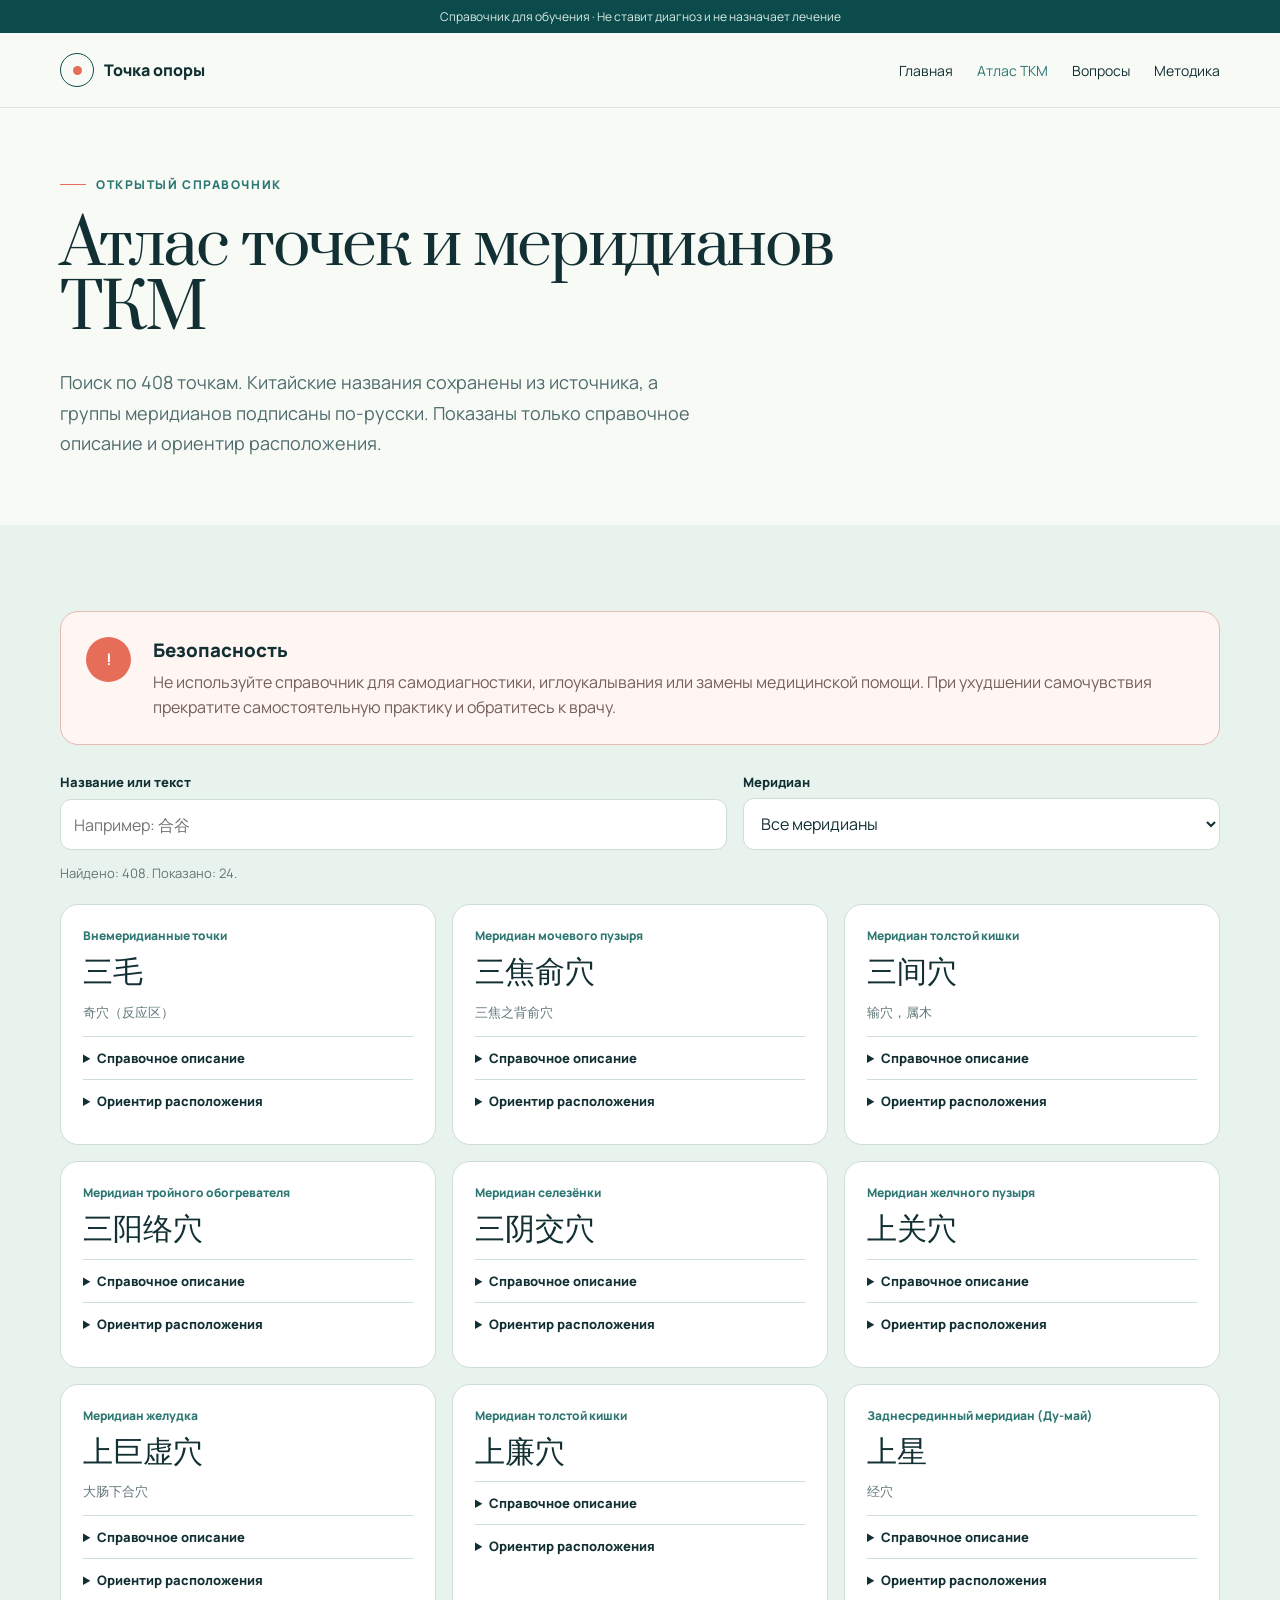
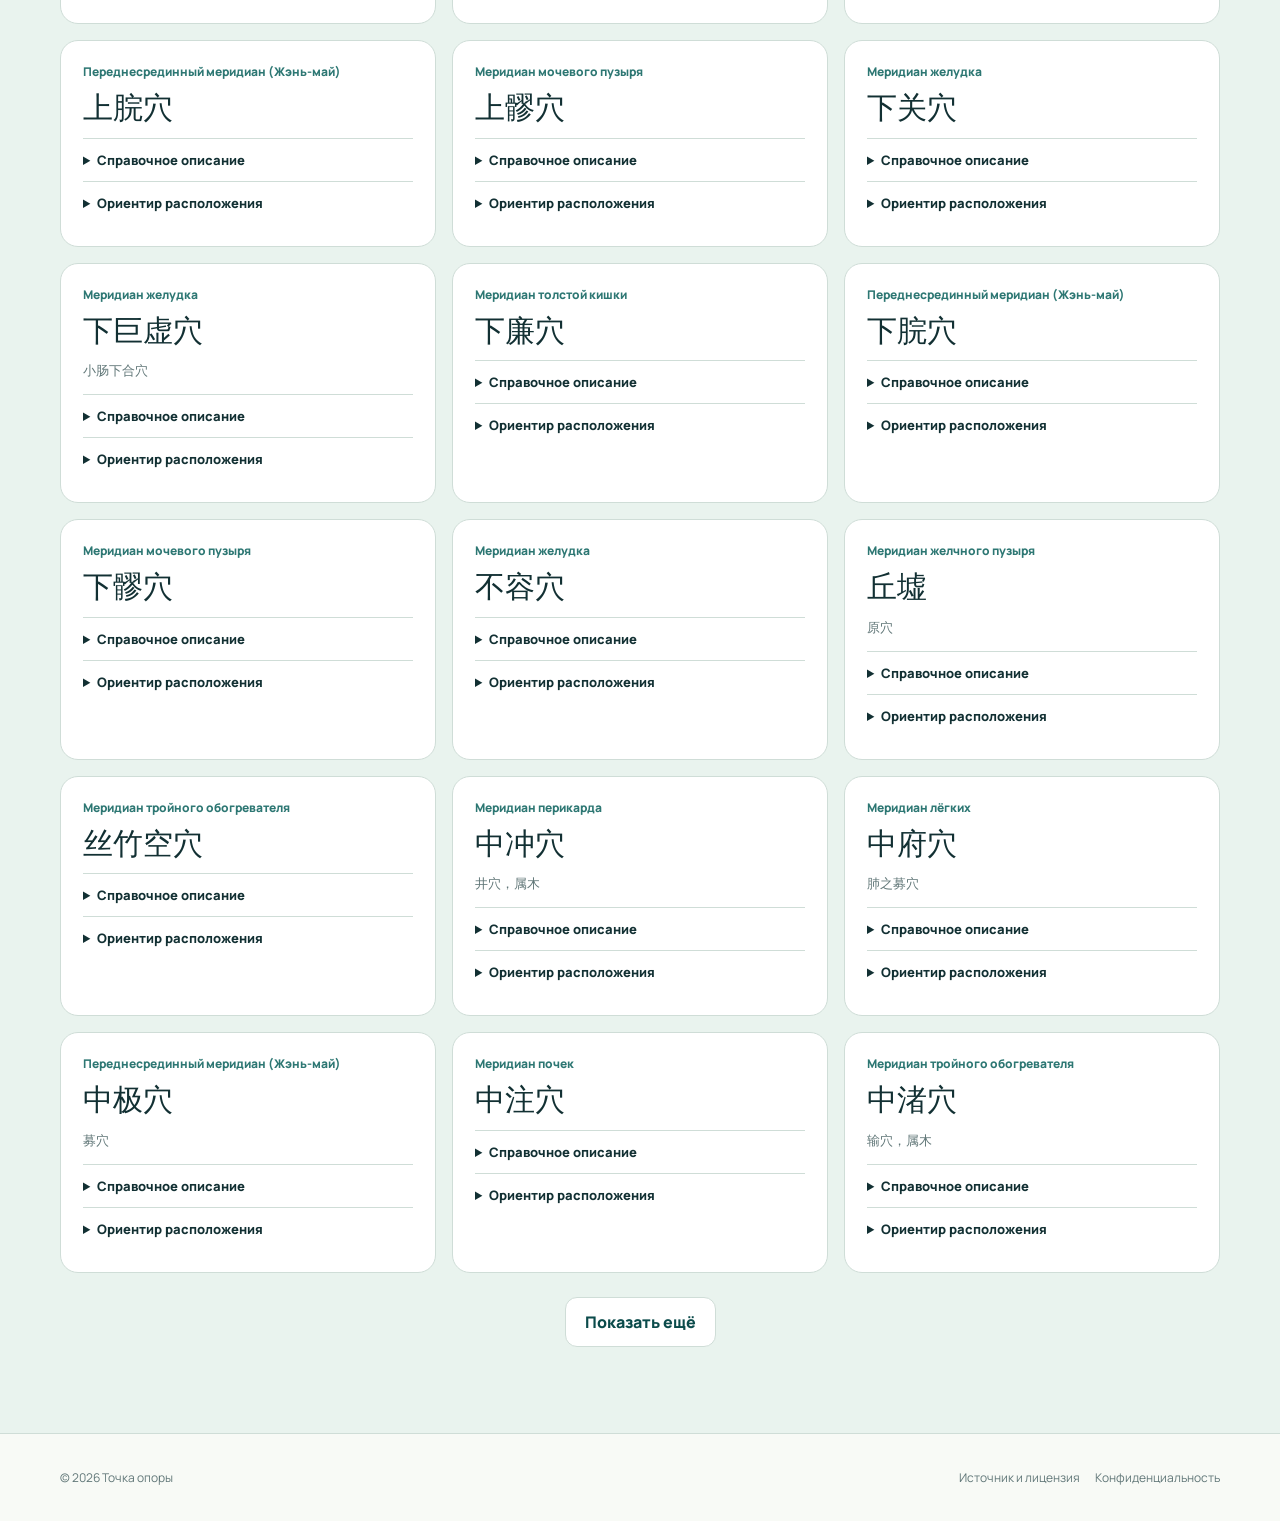
<file: site/programs.html>
<!doctype html>
<html lang="ru">
<head>
  <meta charset="utf-8">
  <meta name="viewport" content="width=device-width,initial-scale=1">
  <title>Атлас точек ТКМ — Точка опоры</title>
  <meta name="description" content="Справочный атлас точек и меридианов традиционной китайской медицины.">
  <link rel="stylesheet" href="assets/styles.css">
  <link href="https://fonts.googleapis.com/css2?family=Manrope:wght@400;600;700;800&family=Prata&display=swap" rel="stylesheet">
</head>
<body>
<div class="topnote">Справочник для обучения · Не ставит диагноз и не назначает лечение</div>
<header class="site-header"><div class="wrap nav"><a class="brand" href="index.html"><span class="mark"></span>Точка опоры</a><nav class="links"><a href="index.html">Главная</a><a aria-current="page" href="programs.html">Атлас ТКМ</a><a href="faq.html">Вопросы</a><a href="about.html">Методика</a></nav><button class="menu" aria-label="Открыть меню">☰</button></div></header>
<main>
  <section class="page-hero"><div class="wrap"><div class="eyebrow">Открытый справочник</div><h1>Атлас точек и меридианов ТКМ</h1><p class="lead">Поиск по 408 точкам. Китайские названия сохранены из источника, а группы меридианов подписаны по-русски. Показаны только справочное описание и ориентир расположения.</p></div></section>
  <section class="section tint"><div class="wrap">
    <div class="warning"><b>!</b><div><h3>Безопасность</h3><p>Не используйте справочник для самодиагностики, иглоукалывания или замены медицинской помощи. При ухудшении самочувствия прекратите самостоятельную практику и обратитесь к врачу.</p></div></div>
    <div class="atlas-tools" aria-label="Фильтры атласа">
      <label class="field"><span>Название или текст</span><input id="pointSearch" type="search" placeholder="Например: 合谷" autocomplete="off"></label>
      <label class="field"><span>Меридиан</span><select id="meridianFilter"><option value="">Все меридианы</option></select></label>
    </div>
    <p class="atlas-status" id="atlasStatus" role="status">Загрузка справочника…</p>
    <div class="point-grid" id="pointGrid" aria-live="polite"></div>
    <button class="btn light load-more" id="loadMore" type="button" hidden>Показать ещё</button>
    <noscript><div class="notice">Для поиска по атласу необходимо включить JavaScript.</div></noscript>
  </div></section>
</main>
<footer><div class="wrap foot"><span>© 2026 Точка опоры</span><nav><a href="THIRD_PARTY_NOTICES.txt">Источник и лицензия</a><a href="privacy.html">Конфиденциальность</a></nav></div></footer>
<script src="assets/app.js" defer></script>
</body></html>
</file>
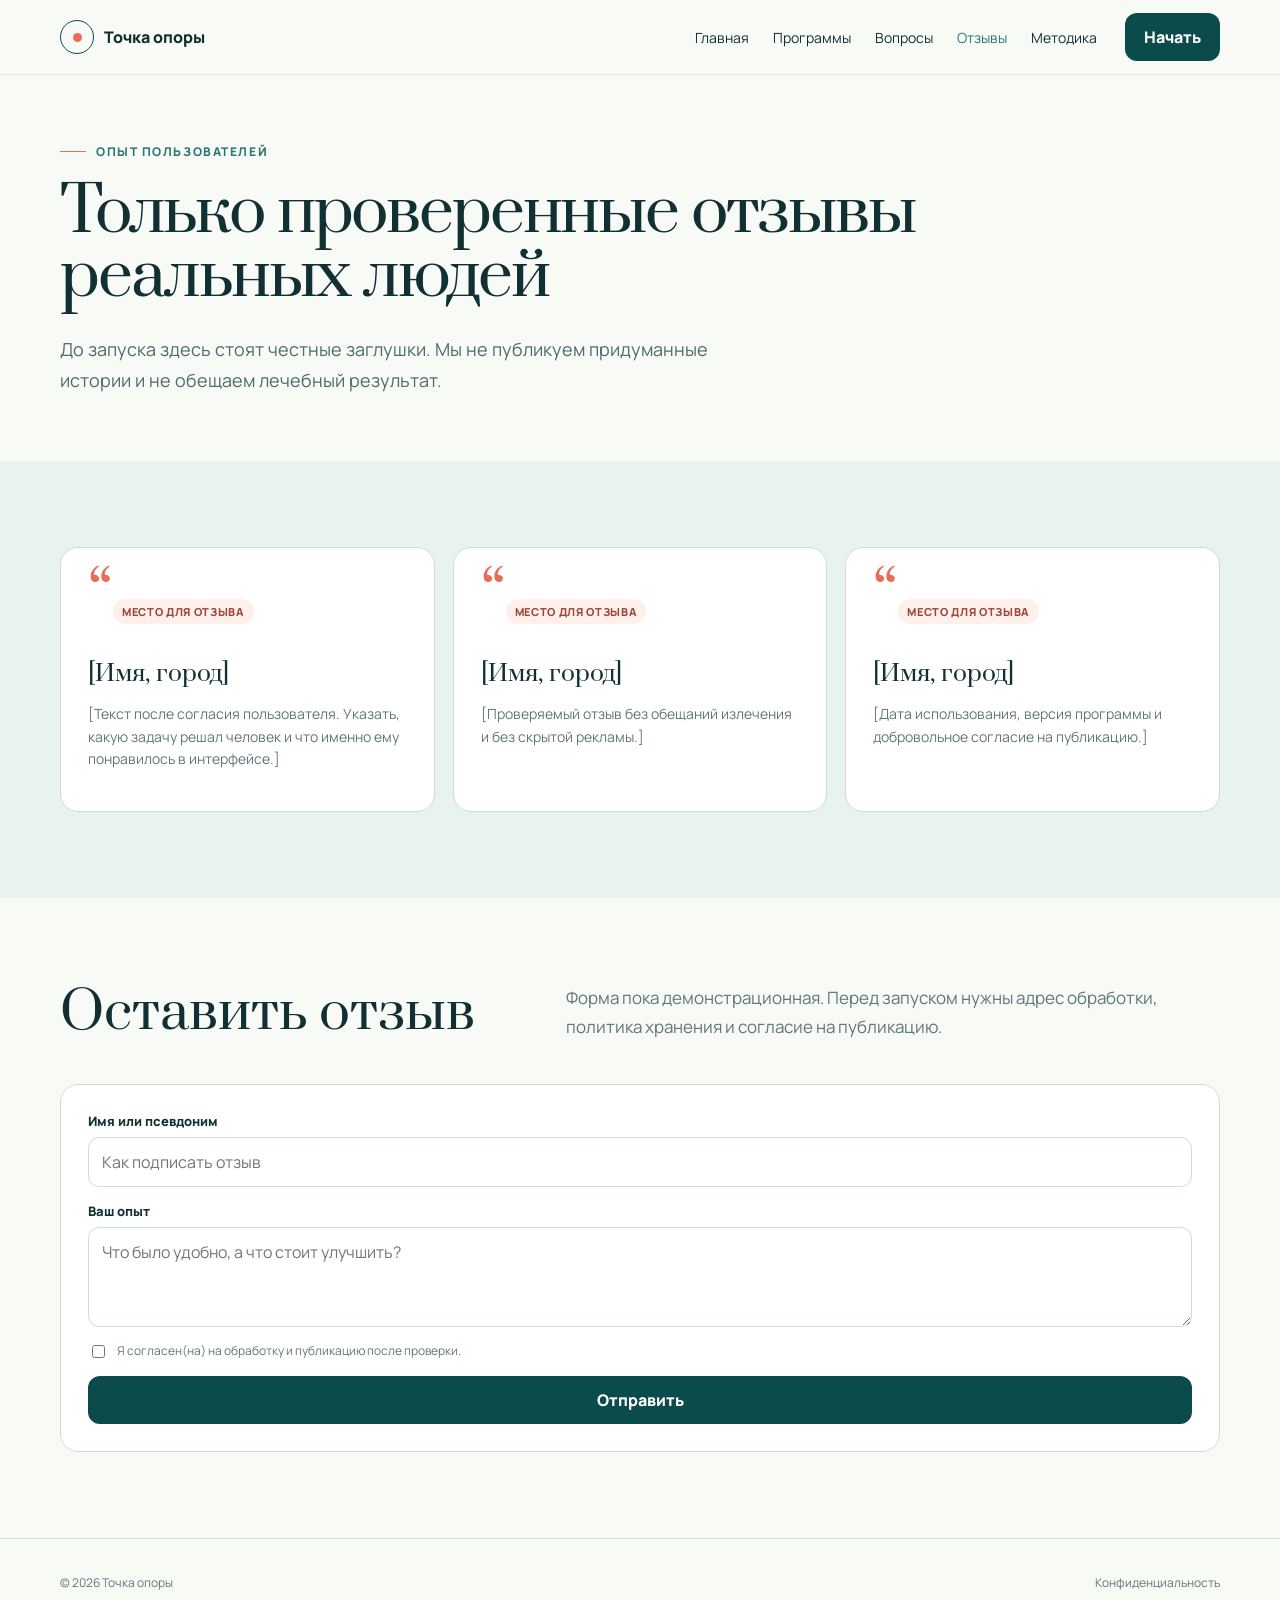
<file: site/reviews.html>
<!doctype html><html lang="ru"><head><meta charset="utf-8"><meta name="viewport" content="width=device-width,initial-scale=1"><title>Отзывы — Точка опоры</title><meta name="description" content="Отзывы пользователей сервиса Точка опоры."><link rel="stylesheet" href="assets/styles.css"><link href="https://fonts.googleapis.com/css2?family=Manrope:wght@400;600;700;800&family=Prata&display=swap" rel="stylesheet"></head><body><header class="site-header"><div class="wrap nav"><a class="brand" href="index.html"><span class="mark"></span>Точка опоры</a><nav class="links"><a href="index.html">Главная</a><a href="programs.html">Программы</a><a href="faq.html">Вопросы</a><a aria-current="page" href="reviews.html">Отзывы</a><a href="about.html">Методика</a></nav><a class="btn" href="payment.html">Начать</a></div></header><main><section class="page-hero"><div class="wrap"><div class="eyebrow">Опыт пользователей</div><h1>Только проверенные отзывы реальных людей</h1><p class="lead">До запуска здесь стоят честные заглушки. Мы не публикуем придуманные истории и не обещаем лечебный результат.</p></div></section><section class="section tint"><div class="wrap grid3"><article class="card quote"><span class="placeholder">Место для отзыва</span><h3>[Имя, город]</h3><p>[Текст после согласия пользователя. Указать, какую задачу решал человек и что именно ему понравилось в интерфейсе.]</p></article><article class="card quote"><span class="placeholder">Место для отзыва</span><h3>[Имя, город]</h3><p>[Проверяемый отзыв без обещаний излечения и без скрытой рекламы.]</p></article><article class="card quote"><span class="placeholder">Место для отзыва</span><h3>[Имя, город]</h3><p>[Дата использования, версия программы и добровольное согласие на публикацию.]</p></article></div></section><section class="section"><div class="wrap"><div class="section-head"><h2>Оставить отзыв</h2><p>Форма пока демонстрационная. Перед запуском нужны адрес обработки, политика хранения и согласие на публикацию.</p></div><form class="form card" onsubmit="event.preventDefault();this.querySelector('.notice').hidden=false"><div class="field"><label>Имя или псевдоним</label><input required placeholder="Как подписать отзыв"></div><div class="field"><label>Ваш опыт</label><textarea required placeholder="Что было удобно, а что стоит улучшить?"></textarea></div><label class="check"><input type="checkbox" required>Я согласен(на) на обработку и публикацию после проверки.</label><button class="btn" type="submit">Отправить</button><div class="notice" hidden>Демо: отправка будет доступна после подключения сервера.</div></form></div></section></main><footer><div class="wrap foot"><span>© 2026 Точка опоры</span><a href="privacy.html">Конфиденциальность</a></div></footer><script src="assets/app.js" defer></script></body></html>
</file>
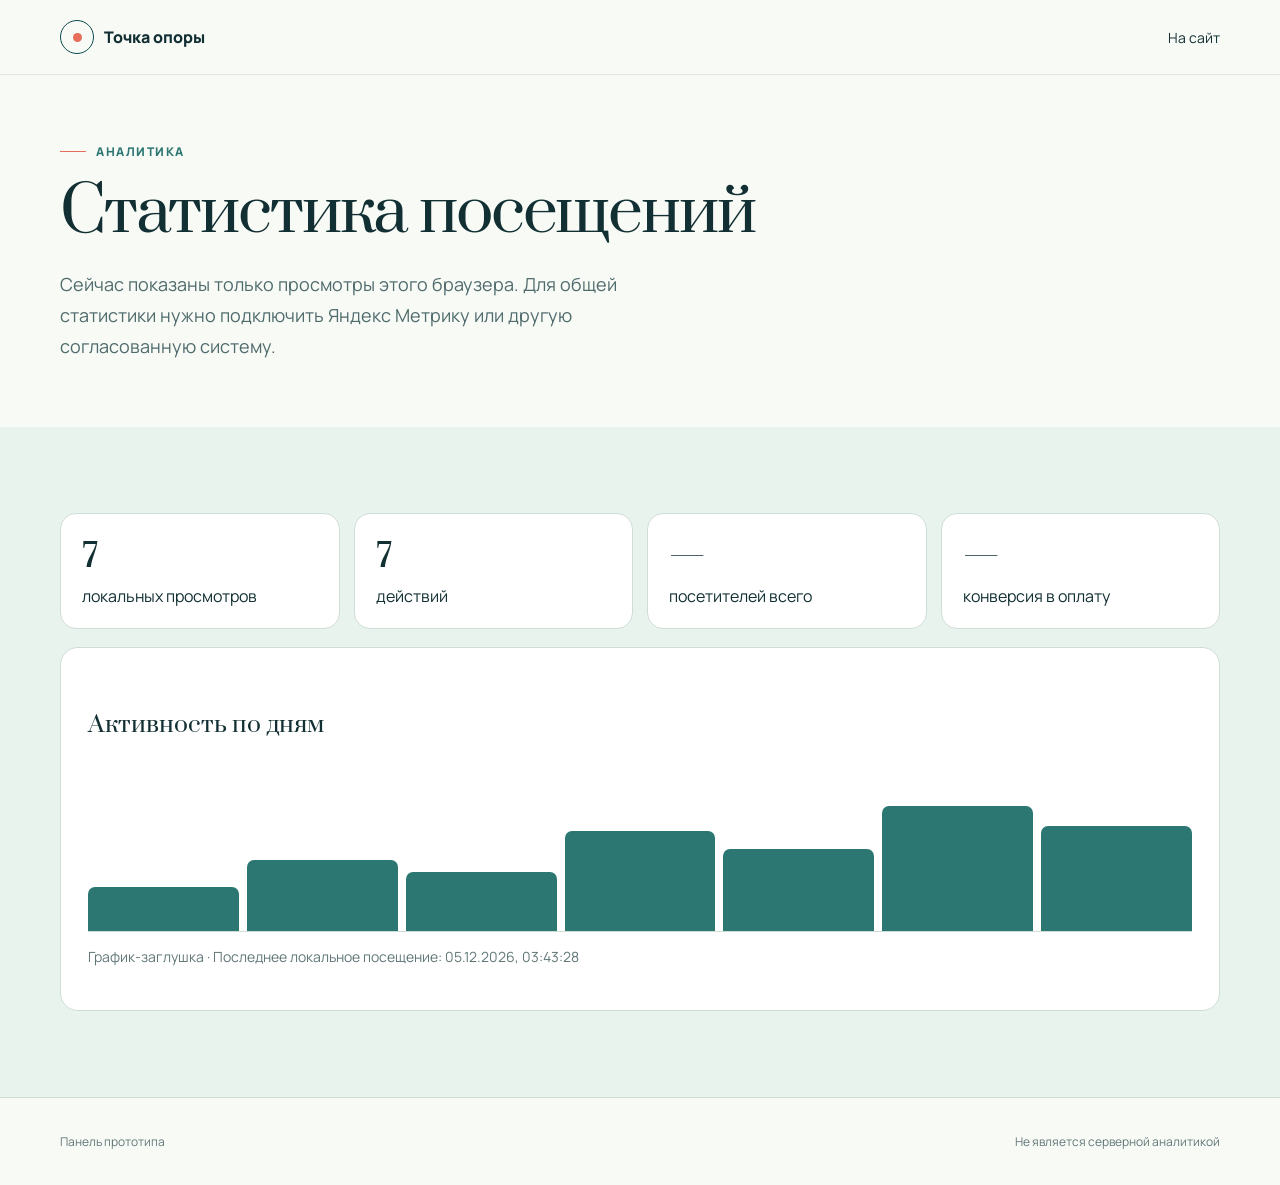
<file: site/stats.html>
<!doctype html><html lang="ru"><head><meta charset="utf-8"><meta name="viewport" content="width=device-width,initial-scale=1"><title>Статистика сайта — Точка опоры</title><meta name="robots" content="noindex"><link rel="stylesheet" href="assets/styles.css"><link href="https://fonts.googleapis.com/css2?family=Manrope:wght@400;600;700;800&family=Prata&display=swap" rel="stylesheet"></head><body><header class="site-header"><div class="wrap nav"><a class="brand" href="index.html"><span class="mark"></span>Точка опоры</a><nav class="links"><a href="index.html">На сайт</a></nav></div></header><main><section class="page-hero"><div class="wrap"><div class="eyebrow">Аналитика</div><h1>Статистика посещений</h1><p class="lead">Сейчас показаны только просмотры этого браузера. Для общей статистики нужно подключить Яндекс Метрику или другую согласованную систему.</p></div></section><section class="section tint"><div class="wrap"><div class="stats-grid"><div class="metric"><strong id="localViews">0</strong><span>локальных просмотров</span></div><div class="metric"><strong id="localActions">0</strong><span>действий</span></div><div class="metric"><strong>—</strong><span>посетителей всего</span></div><div class="metric"><strong>—</strong><span>конверсия в оплату</span></div></div><div class="card" style="margin-top:18px"><h3>Активность по дням</h3><div class="bars" aria-label="Демонстрационный график"><i class="bar" style="height:28%"></i><i class="bar" style="height:45%"></i><i class="bar" style="height:37%"></i><i class="bar" style="height:63%"></i><i class="bar" style="height:52%"></i><i class="bar" style="height:79%"></i><i class="bar" style="height:66%"></i></div><p class="small">График-заглушка · Последнее локальное посещение: <span id="localDate">—</span></p></div></div></section></main><footer><div class="wrap foot"><span>Панель прототипа</span><span>Не является серверной аналитикой</span></div></footer><script src="assets/app.js" defer></script></body></html>
</file>
<file: site/assets/styles.css>
:root{--ink:#123033;--deep:#0b4b4b;--sea:#2d7773;--mint:#e9f3ee;--paper:#f8faf6;--white:#fff;--coral:#e66d58;--line:#cfddd7;--muted:#617778;--shadow:0 24px 70px rgba(12,75,76,.12)}
*{box-sizing:border-box}html{scroll-behavior:smooth}body{margin:0;background:var(--paper);color:var(--ink);font-family:Manrope,Arial,sans-serif}a{color:inherit;text-decoration:none}button,input,textarea,select{font:inherit}button{cursor:pointer}.wrap{width:min(1160px,calc(100% - 40px));margin:auto}.skip{position:absolute;left:-9999px}.skip:focus{left:16px;top:16px;z-index:99;background:#fff;padding:12px}.topnote{background:var(--deep);color:#dcece7;padding:8px;text-align:center;font-size:12px}.site-header{position:sticky;top:0;z-index:30;background:rgba(248,250,246,.94);backdrop-filter:blur(14px);border-bottom:1px solid rgba(18,48,51,.1)}.nav{height:74px;display:flex;align-items:center;gap:28px}.brand{display:flex;align-items:center;gap:10px;font-weight:800;white-space:nowrap}.mark{width:34px;height:34px;border:1px solid var(--deep);border-radius:50%;display:grid;place-items:center}.mark:after{content:"";width:9px;height:9px;border-radius:50%;background:var(--coral)}.links{display:flex;gap:24px;margin-left:auto;font-size:14px}.links a:hover,.links a[aria-current=page]{color:var(--sea)}.btn{display:inline-flex;align-items:center;justify-content:center;border:0;border-radius:12px;padding:13px 19px;font-weight:800;background:var(--deep);color:#fff}.btn:hover{background:#083c3d}.btn.coral{background:var(--coral)}.btn.light{background:#fff;color:var(--deep);border:1px solid var(--line)}.menu{display:none;background:none;border:0;font-size:24px}.hero{padding:82px 0 70px;overflow:hidden}.hero-grid{display:grid;grid-template-columns:1.05fr .95fr;gap:68px;align-items:center}.eyebrow{display:flex;align-items:center;gap:10px;color:var(--sea);font-size:12px;font-weight:800;letter-spacing:.13em;text-transform:uppercase}.eyebrow:before{content:"";width:26px;height:1px;background:var(--coral)}h1,h2,h3{font-family:Prata,Georgia,serif;font-weight:400}h1{font-size:clamp(45px,6vw,76px);line-height:1.04;letter-spacing:-.035em;margin:20px 0 25px}h1 em{font-style:normal;color:var(--sea)}.lead{font-size:18px;line-height:1.7;color:#4f6b6c;max-width:650px}.actions{display:flex;gap:12px;flex-wrap:wrap;margin-top:30px}.trust{display:flex;gap:20px;flex-wrap:wrap;margin-top:24px;color:var(--muted);font-size:13px}.trust span:before{content:"✓";color:var(--sea);margin-right:6px}.atlas{position:relative;min-height:540px;border-radius:36px;background:radial-gradient(circle at 50% 45%,#fff 0,#dcebe5 65%);box-shadow:var(--shadow);overflow:hidden}.orbit{position:absolute;width:420px;height:420px;border:1px solid rgba(45,119,115,.18);border-radius:50%;left:50%;top:50%;transform:translate(-50%,-50%)}.arm{position:absolute;width:170px;height:410px;border-radius:90px 90px 56px 56px;background:linear-gradient(90deg,#d5b49e,#efcfb7 50%,#d5b19b);left:50%;top:55%;transform:translate(-50%,-50%) rotate(-12deg)}.point{position:absolute;width:19px;height:19px;border-radius:50%;background:var(--coral);border:5px solid #fff;box-shadow:0 0 0 9px rgba(230,109,88,.15)}.point.one{left:49%;top:29%}.point.two{left:44%;top:49%}.point.three{left:50%;top:68%}.atlas-card{position:absolute;right:24px;bottom:24px;width:235px;background:#fff;padding:18px;border-radius:18px;box-shadow:0 14px 40px rgba(16,47,50,.16)}.atlas-card small{color:var(--sea);font-weight:800}.atlas-card strong{display:block;font:21px Prata;margin:7px 0}.atlas-card p{font-size:12px;line-height:1.5;color:var(--muted);margin:0}.section{padding:86px 0}.section.tint{background:var(--mint)}.section.dark{background:var(--deep);color:#fff}.section-head{display:grid;grid-template-columns:.8fr 1.2fr;gap:70px;align-items:end;margin-bottom:42px}.section h2{font-size:clamp(34px,4vw,52px);line-height:1.12;margin:0}.section-head p{font-size:17px;line-height:1.7;color:var(--muted);margin:0}.dark .section-head p{color:#c7dddd}.grid3{display:grid;grid-template-columns:repeat(3,1fr);gap:18px}.card{background:#fff;border:1px solid var(--line);border-radius:18px;padding:27px}.card .num{font-size:12px;color:var(--coral);font-weight:800;letter-spacing:.12em}.card h3{font-size:23px;margin:34px 0 12px}.card p{color:var(--muted);line-height:1.6;font-size:14px}.program{display:flex;flex-direction:column}.program .price{font:34px Prata;margin:12px 0}.program ul{padding-left:18px;color:var(--muted);line-height:1.8;font-size:14px}.program .btn{margin-top:auto}.feature{border-top:1px solid var(--line);padding-top:22px}.feature h3{font-size:21px;margin:0 0 10px}.feature p{color:var(--muted);font-size:14px;line-height:1.6}.quote{position:relative}.quote:before{content:"“";font:62px Prata;color:var(--coral);line-height:.7}.placeholder{display:inline-block;background:#fff0ec;color:#9a483a;border-radius:999px;padding:5px 9px;font-size:11px;font-weight:800;text-transform:uppercase;letter-spacing:.06em}.faq{display:grid;grid-template-columns:.9fr 1.1fr;gap:44px}.accordion details{border-bottom:1px solid var(--line);padding:18px 0}.accordion summary{font-weight:800;cursor:pointer}.accordion p{color:var(--muted);line-height:1.65}.agent{background:#fff;border:1px solid var(--line);border-radius:24px;padding:28px}.agent-log{height:220px;overflow:auto;background:var(--mint);border-radius:14px;padding:16px;margin:16px 0}.bubble{max-width:90%;background:#fff;border-radius:12px;padding:11px 13px;margin:8px 0;font-size:14px;line-height:1.5}.bubble.user{margin-left:auto;background:var(--deep);color:#fff}.agent-form{display:flex;gap:9px}.agent-form input{flex:1}.form{display:grid;gap:15px}.field{display:grid;gap:7px}.field label{font-size:13px;font-weight:800}.field input,.field textarea,.field select{width:100%;border:1px solid var(--line);background:#fff;border-radius:11px;padding:13px;color:var(--ink)}.field textarea{min-height:100px}.check{display:flex;gap:9px;align-items:flex-start;font-size:12px;color:var(--muted)}.notice{border-left:3px solid var(--coral);padding:12px 15px;background:#fff4f0;color:#765b55;font-size:13px;line-height:1.55}.payment-grid{display:grid;grid-template-columns:.8fr 1.2fr;gap:35px}.summary{background:var(--deep);color:#fff;border-radius:24px;padding:30px}.summary .total{font:44px Prata;margin:25px 0}.summary p,.summary li{color:#c7dddd;line-height:1.65}.stats-grid{display:grid;grid-template-columns:repeat(4,1fr);gap:14px}.metric{background:#fff;border:1px solid var(--line);border-radius:16px;padding:21px}.metric strong{display:block;font:32px Prata;margin-bottom:6px}.bars{height:180px;display:flex;align-items:end;gap:8px;border-bottom:1px solid var(--line);padding-top:20px}.bar{flex:1;background:var(--sea);border-radius:7px 7px 0 0;min-height:8px}.warning{display:flex;gap:22px;align-items:flex-start;border:1px solid #e7b9af;background:#fff5f2;padding:25px;border-radius:18px}.warning b{display:grid;place-items:center;min-width:45px;height:45px;border-radius:50%;background:var(--coral);color:#fff}.warning h3{margin:0 0 7px;font-family:Manrope;font-weight:800}.warning p{margin:0;color:#745f5a;line-height:1.55}.cta{padding:70px 0}.cta-box{display:flex;justify-content:space-between;align-items:center;gap:30px;background:var(--deep);color:#fff;padding:46px;border-radius:28px}.cta-box h2{font-size:38px;margin:0;max-width:700px}footer{border-top:1px solid var(--line);padding:35px 0;color:var(--muted);font-size:12px}.foot{display:flex;justify-content:space-between;gap:25px}.foot nav{display:flex;gap:15px;flex-wrap:wrap}.page-hero{padding:68px 0 48px}.page-hero h1{font-size:clamp(40px,5vw,62px);max-width:900px}.kicker{color:var(--coral);font-weight:800}.seo-list{counter-reset:item;display:grid;gap:12px}.seo-item{background:#fff;border:1px solid var(--line);border-radius:15px;padding:20px}.seo-item:before{counter-increment:item;content:counter(item,decimal-leading-zero);color:var(--coral);font-weight:800;margin-right:13px}.small{font-size:12px;color:var(--muted)}
@media(max-width:900px){.links{display:none}.menu{display:block;margin-left:auto}.nav>.btn{display:none}.hero-grid,.section-head,.faq,.payment-grid{grid-template-columns:1fr}.grid3{grid-template-columns:1fr 1fr}.stats-grid{grid-template-columns:1fr 1fr}.hero{padding-top:50px}.section-head{gap:18px}}
@media(max-width:580px){.wrap{width:min(100% - 24px,1160px)}.grid3,.stats-grid{grid-template-columns:1fr}.atlas{min-height:470px}.atlas-card{left:18px;right:18px;width:auto}.section{padding:62px 0}.cta-box{display:block;padding:30px}.cta-box .btn{margin-top:22px}.foot{display:block}.foot nav{margin-top:15px}.agent-form{display:grid}.actions .btn{width:100%}}
@media(prefers-reduced-motion:reduce){html{scroll-behavior:auto}}
.atlas-tools{display:grid;grid-template-columns:1.4fr 1fr;gap:16px;margin:28px 0 12px}.atlas-tools .field span{font-size:13px;font-weight:800}.atlas-status{color:var(--muted);font-size:13px;margin:14px 0 22px}.atlas-status.error{color:#9a483a}.point-grid{display:grid;grid-template-columns:repeat(3,1fr);gap:16px}.point-card{background:#fff;border:1px solid var(--line);border-radius:18px;padding:22px;min-width:0}.point-card h2{font-size:30px;margin:12px 0}.point-meta{color:var(--sea);font-size:12px;font-weight:800}.point-attribute{color:var(--muted);font-size:13px;min-height:20px}.point-card details{border-top:1px solid var(--line);padding:12px 0}.point-card summary{cursor:pointer;font-size:13px;font-weight:800}.point-card details p{color:var(--muted);font-size:13px;line-height:1.7;white-space:pre-line}.load-more{display:flex;margin:24px auto 0}.load-more[hidden]{display:none}@media(max-width:900px){.point-grid{grid-template-columns:1fr 1fr}}@media(max-width:580px){.atlas-tools,.point-grid{grid-template-columns:1fr}}
</file>
